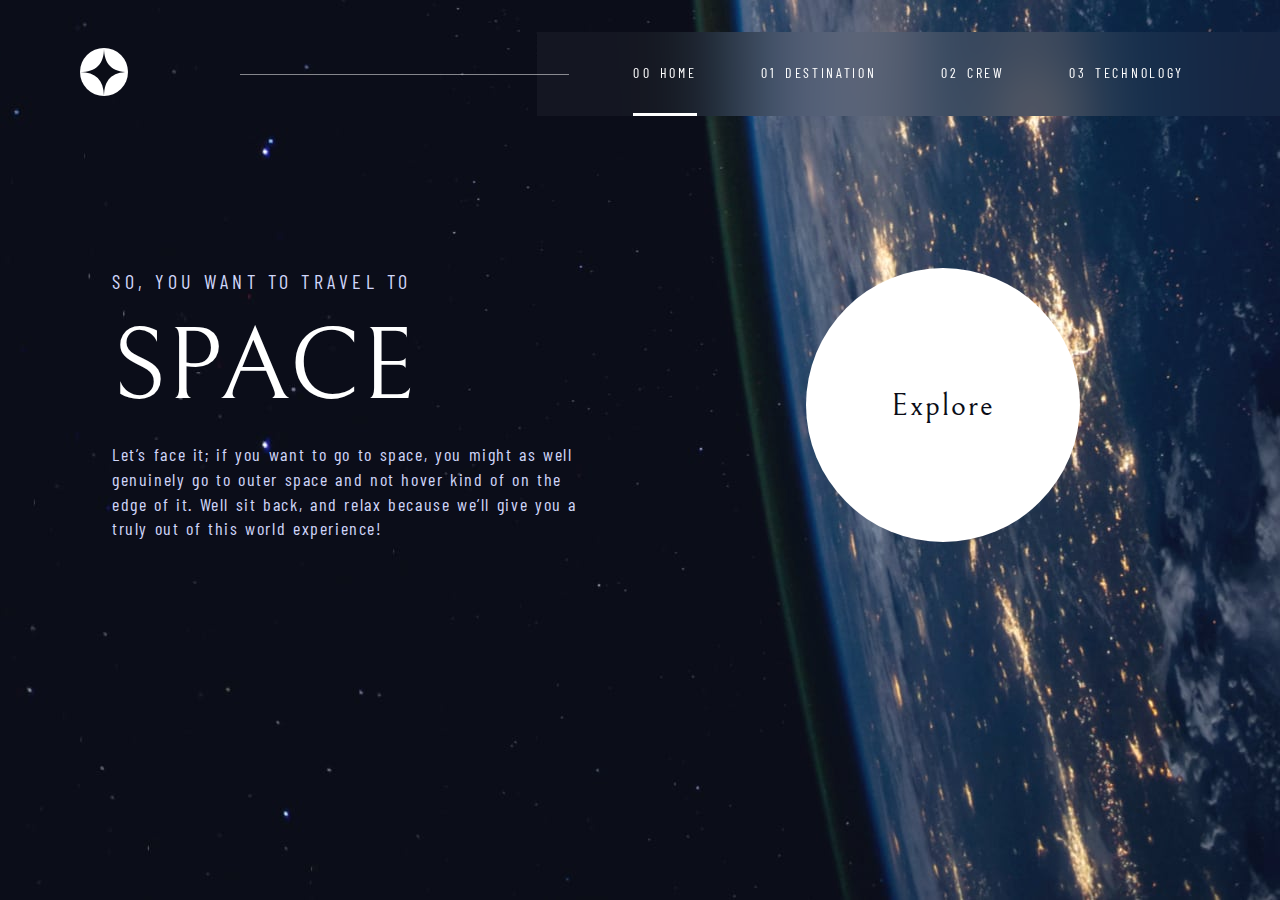
<file: index.html>
<!DOCTYPE html>
<html lang="en">
	<head>
		<meta charset="UTF-8" />
		<meta name="viewport" content="width=device-width, initial-scale=1.0" />

		<link
			rel="icon"
			type="image/png"
			sizes="32x32"
			href="./assets/favicon-32x32.png"
		/>
		<link rel="stylesheet" href="./css files/main.css" />

		<title>Frontend Mentor | Space tourism website</title>
	</head>
	<body>
		<div class="container">
			<header>
				<a href="#index.html"
					><img src="./assets/shared/logo.svg" alt="logo"
				/></a>
				<div class="rectangle"></div>
				<img
					class="toggle-menu"
					src="./assets/shared/icon-hamburger.svg"
					alt=""
				/>
				<nav class="desktop-nav">
					<ul role="list">
						<li>
							<a id="home" href="./index.html"><span>00</span> Home</a>
						</li>
						<li>
							<a href="./html files/destination-moon.html"
								><span>01</span> Destination</a
							>
						</li>
						<li>
							<a href="./html files/crew-commander.html"
								><span>02</span> Crew</a
							>
						</li>
						<li>
							<a href="./html files/technology-vehicle.html"
								><span>03</span> Technology</a
							>
						</li>
					</ul>
				</nav>
				<nav class="sidebar">
					<ul role="list">
						<li>
							<a id="home-sidebar" href="./index.html"><span>00</span> Home</a>
						</li>
						<li>
							<a href="./html files/destination-moon.html"
								><span>01</span> Destination</a
							>
						</li>
						<li>
							<a href="./html files/crew-commander.html"
								><span>02</span> Crew</a
							>
						</li>
						<li>
							<a href="./html files/technology-vehicle.html"
								><span>03</span> Technology</a
							>
						</li>
					</ul>
				</nav>
			</header>

			<section class="explore">
				<div class="explore-container">
					<div class="explore-text">
						<h5>So, you want to travel to</h5>
						<h1>SPACE</h1>
						<p>
							Let’s face it; if you want to go to space, you might as well
							genuinely go to outer space and not hover kind of on the edge of
							it. Well sit back, and relax because we’ll give you a truly out of
							this world experience!
						</p>
					</div>
					<div class="explore-oval">
						<a href="./html files/destination-moon.html">Explore</a>
					</div>
				</div>
			</section>
		</div>
		<script src="./js file/script.js"></script>
	</body>
</html>
</file>
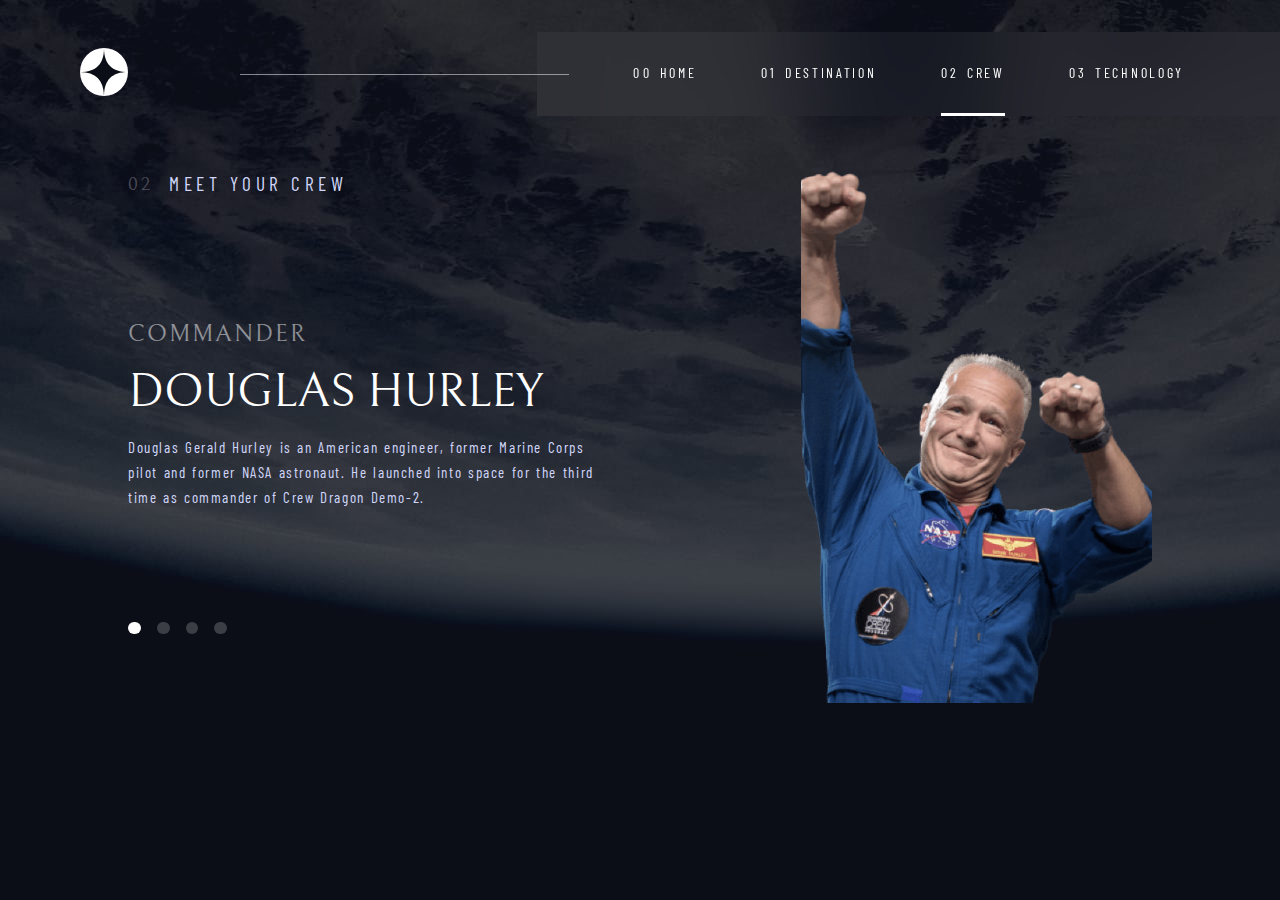
<file: html files/crew-commander.html>
<!DOCTYPE html>
<html lang="en">
	<head>
		<meta charset="UTF-8" />
		<meta name="viewport" content="width=device-width, initial-scale=1.0" />

		<link
			rel="icon"
			type="image/png"
			sizes="32x32"
			href="./assets/favicon-32x32.png"
		/>
		<link rel="stylesheet" href="../css files/main.css" />
		<link rel="stylesheet" href="../css files/crew.css" />

		<title>Frontend Mentor | Space tourism website</title>
	</head>
	<body>
		<div class="container">
			<header>
				<a href="../index.html"
					><img src="../assets/shared/logo.svg" alt="logo"
				/></a>
				<div class="rectangle"></div>
				<img
					class="toggle-menu"
					src="../assets/shared/icon-hamburger.svg"
					alt=""
				/>
				<nav class="desktop-nav">
					<ul role="list">
						<li>
							<a href="../index.html"><span>00</span> Home</a>
						</li>
						<li>
							<a href="destination-moon.html"><span>01</span> Destination</a>
						</li>
						<li>
							<a id="crew" href=".crew-commander.html"><span>02</span> Crew</a>
						</li>
						<li>
							<a href="technology-vehicle.html"><span>03</span> Technology</a>
						</li>
					</ul>
				</nav>
				<nav class="sidebar">
					<ul role="list">
						<li>
							<a href="../index.html"><span>00</span> Home</a>
						</li>
						<li>
							<a href="destination-moon.html"><span>01</span> Destination</a>
						</li>
						<li>
							<a id="crew-sidebar" href="crew-commander.html"
								><span>02</span> Crew</a
							>
						</li>
						<li>
							<a href="technology-vehicle.html"><span>03</span> Technology</a>
						</li>
					</ul>
				</nav>
			</header>

			<section class="crew">
				<div class="meet-your-crew">
					<span>02</span>
					<h5>MEET YOUR CREW</h5>
				</div>

				<div class="crew-info-container">
					<div class="image-container">
						<img src="../assets/crew/image-douglas-hurley.png" alt="" />
					</div>

					<div class="crew-about">
						<div class="crew-nav">
							<a id="douglas" href="crew-commander.html"></a>
							<a href="crew-specialist.html"></a>
							<a href="crew-pilot.html"></a>
							<a href="crew-engineer.html"></a>
						</div>
						<div class="crew-text">
							<span class="sub-header-one">COMMANDER</span>
							<h4>DOUGLAS HURLEY</h4>
							<p>
								Douglas Gerald Hurley is an American engineer, former Marine
								Corps pilot and former NASA astronaut. He launched into space
								for the third time as commander of Crew Dragon Demo-2.
							</p>
						</div>
					</div>
				</div>
			</section>
		</div>
		<script src="../js file/script.js"></script>
	</body>
</html>
</file>
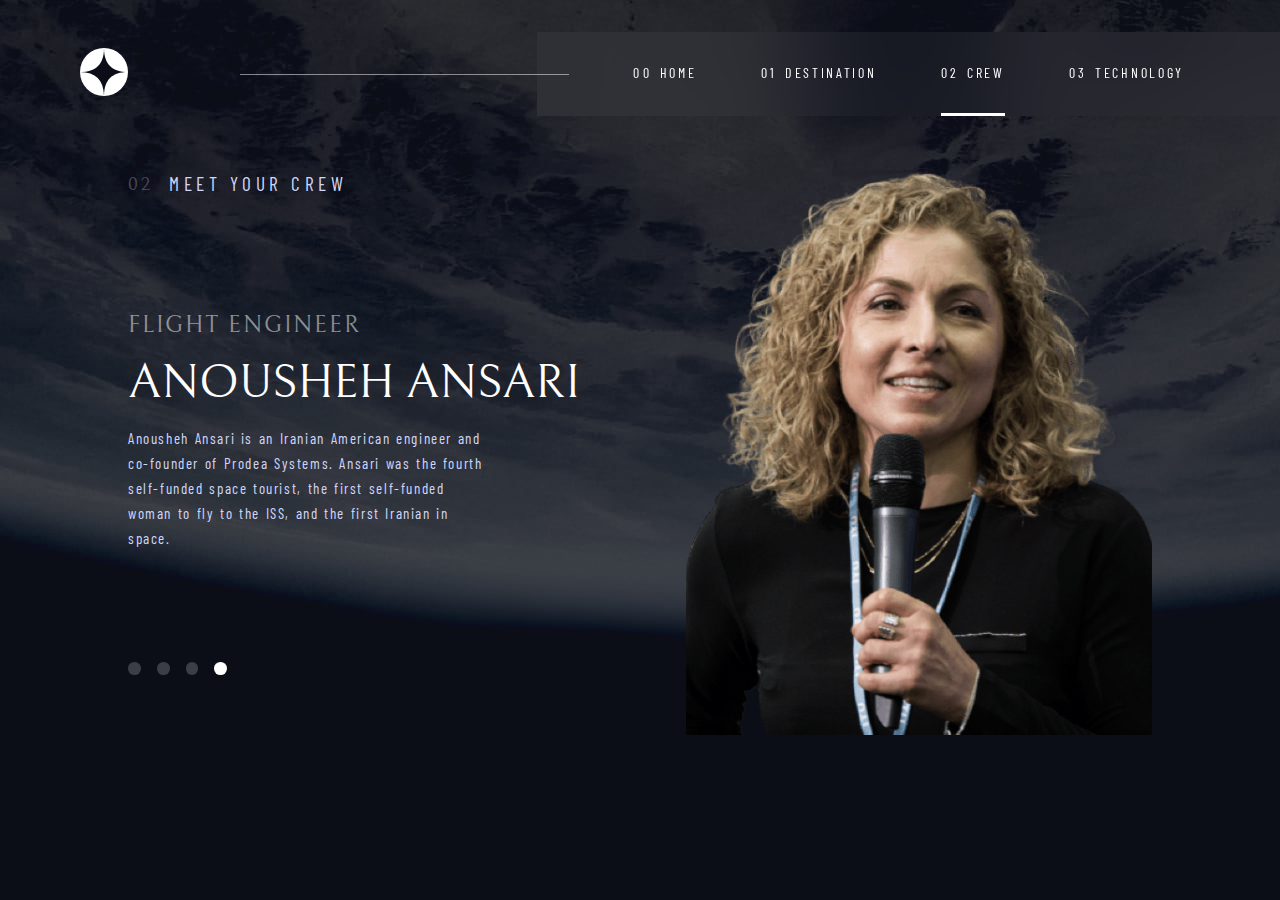
<file: html files/crew-engineer.html>
<!DOCTYPE html>
<html lang="en">
	<head>
		<meta charset="UTF-8" />
		<meta name="viewport" content="width=device-width, initial-scale=1.0" />

		<link
			rel="icon"
			type="image/png"
			sizes="32x32"
			href="./assets/favicon-32x32.png"
		/>
		<link rel="stylesheet" href="../css files/main.css" />
		<link rel="stylesheet" href="../css files/crew.css" />

		<title>Frontend Mentor | Space tourism website</title>
	</head>
	<body>
		<div class="container">
			<header>
				<a href="../index.html"
					><img src="../assets/shared/logo.svg" alt="logo"
				/></a>
				<div class="rectangle"></div>
				<img
					class="toggle-menu"
					src="../assets/shared/icon-hamburger.svg"
					alt=""
				/>
				<nav class="desktop-nav">
					<ul role="list">
						<li>
							<a href="../index.html"><span>00</span> Home</a>
						</li>
						<li>
							<a href="destination-moon.html"><span>01</span> Destination</a>
						</li>
						<li>
							<a id="crew" href=".crew-commander.html"><span>02</span> Crew</a>
						</li>
						<li>
							<a href="technology-vehicle.html"><span>03</span> Technology</a>
						</li>
					</ul>
				</nav>
				<nav class="sidebar">
					<ul role="list">
						<li>
							<a href="../index.html"><span>00</span> Home</a>
						</li>
						<li>
							<a href="destination-moon.html"><span>01</span> Destination</a>
						</li>
						<li>
							<a id="crew-sidebar" href="crew-commander.html"
								><span>02</span> Crew</a
							>
						</li>
						<li>
							<a href="technology-vehicle.html"><span>03</span> Technology</a>
						</li>
					</ul>
				</nav>
			</header>

			<section class="crew">
				<div class="meet-your-crew">
					<span>02</span>
					<h5>MEET YOUR CREW</h5>
				</div>

				<div class="crew-info-container">
					<div class="image-container other">
						<img src="../assets/crew/image-anousheh-ansari.png" alt="" />
					</div>

					<div class="crew-about">
						<div class="crew-nav">
							<a href="crew-commander.html"></a>
							<a href="crew-specialist.html"></a>
							<a href="crew-pilot.html"></a>
							<a id="anousheh" href="crew-engineer.html"></a>
						</div>
						<div class="crew-text">
							<span class="sub-header-one">FLIGHT ENGINEER</span>
							<h4>ANOUSHEH ANSARI</h4>
							<p>
								Anousheh Ansari is an Iranian American engineer and co-founder
								of Prodea Systems. Ansari was the fourth self-funded space
								tourist, the first self-funded woman to fly to the ISS, and the
								first Iranian in space.
							</p>
						</div>
					</div>
				</div>
			</section>
		</div>
		<script src="../js file/script.js"></script>
	</body>
</html>
</file>
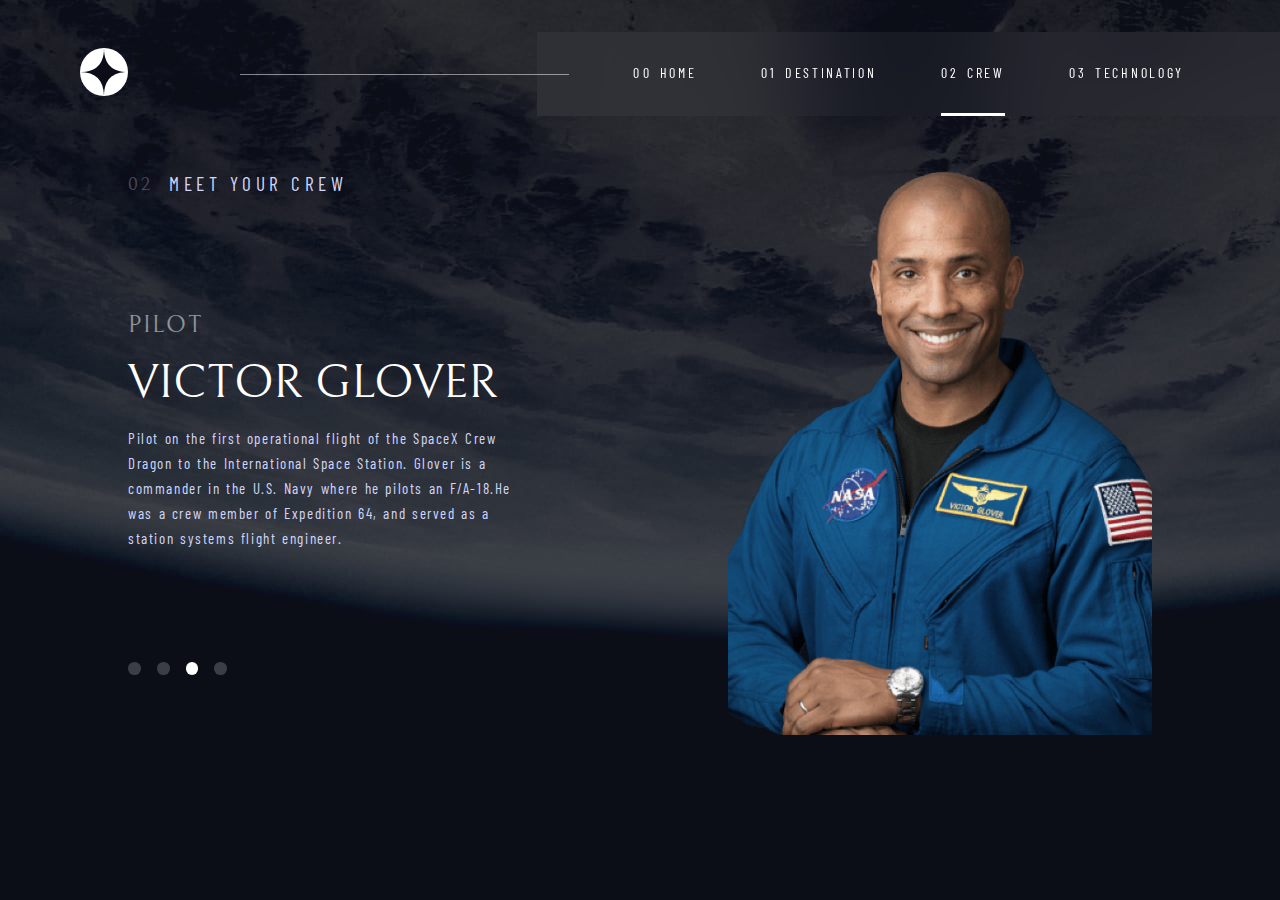
<file: html files/crew-pilot.html>
<!DOCTYPE html>
<html lang="en">
	<head>
		<meta charset="UTF-8" />
		<meta name="viewport" content="width=device-width, initial-scale=1.0" />

		<link
			rel="icon"
			type="image/png"
			sizes="32x32"
			href="./assets/favicon-32x32.png"
		/>
		<link rel="stylesheet" href="../css files/main.css" />
		<link rel="stylesheet" href="../css files/crew.css" />

		<title>Frontend Mentor | Space tourism website</title>
	</head>
	<body>
		<div class="container">
			<header>
				<a href="../index.html"
					><img src="../assets/shared/logo.svg" alt="logo"
				/></a>
				<div class="rectangle"></div>
				<img
					class="toggle-menu"
					src="../assets/shared/icon-hamburger.svg"
					alt=""
				/>
				<nav class="desktop-nav">
					<ul role="list">
						<li>
							<a href="../index.html"><span>00</span> Home</a>
						</li>
						<li>
							<a href="destination-moon.html"><span>01</span> Destination</a>
						</li>
						<li>
							<a id="crew" href=".crew-commander.html"><span>02</span> Crew</a>
						</li>
						<li>
							<a href="technology-vehicle.html"><span>03</span> Technology</a>
						</li>
					</ul>
				</nav>
				<nav class="sidebar">
					<ul role="list">
						<li>
							<a href="../index.html"><span>00</span> Home</a>
						</li>
						<li>
							<a href="destination-moon.html"><span>01</span> Destination</a>
						</li>
						<li>
							<a id="crew-sidebar" href="crew-commander.html"
								><span>02</span> Crew</a
							>
						</li>
						<li>
							<a href="technology-vehicle.html"><span>03</span> Technology</a>
						</li>
					</ul>
				</nav>
			</header>

			<section class="crew">
				<div class="meet-your-crew">
					<span>02</span>
					<h5>MEET YOUR CREW</h5>
				</div>

				<div class="crew-info-container">
					<div class="image-container other">
						<img src="../assets/crew/image-victor-glover.png" alt="" />
					</div>

					<div class="crew-about">
						<div class="crew-nav">
							<a href="crew-commander.html"></a>
							<a href="crew-specialist.html"></a>
							<a id="victor" href="crew-pilot.html"></a>
							<a href="crew-engineer.html"></a>
						</div>
						<div class="crew-text">
							<span class="sub-header-one"> PILOT </span>
							<h4>VICTOR GLOVER</h4>
							<p>
								Pilot on the first operational flight of the SpaceX Crew Dragon
								to the International Space Station. Glover is a commander in the
								U.S. Navy where he pilots an F/A-18.He was a crew member of
								Expedition 64, and served as a station systems flight engineer.
							</p>
						</div>
					</div>
				</div>
			</section>
		</div>
		<script src="../js file/script.js"></script>
	</body>
</html>
</file>
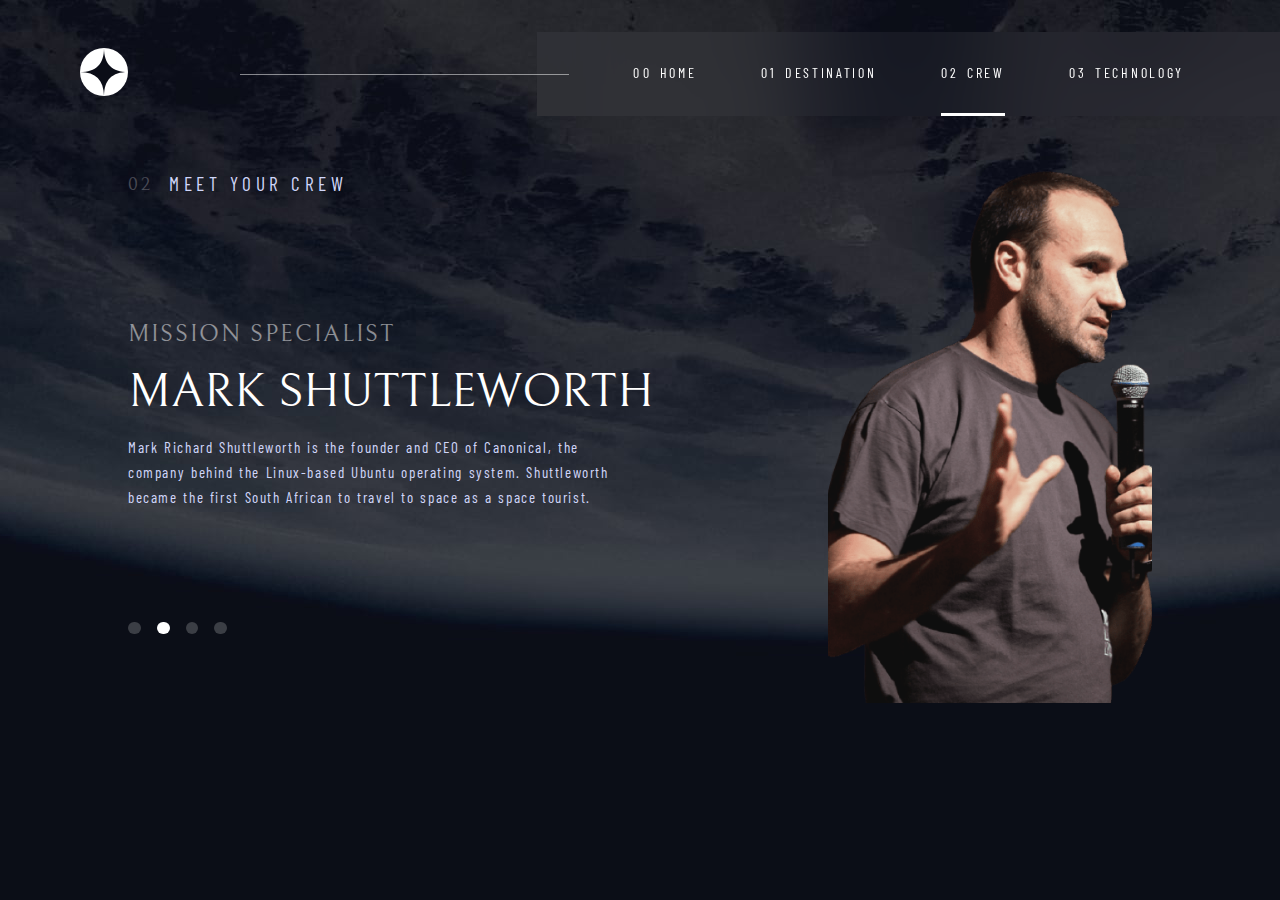
<file: html files/crew-specialist.html>
<!DOCTYPE html>
<html lang="en">
	<head>
		<meta charset="UTF-8" />
		<meta name="viewport" content="width=device-width, initial-scale=1.0" />

		<link
			rel="icon"
			type="image/png"
			sizes="32x32"
			href="./assets/favicon-32x32.png"
		/>
		<link rel="stylesheet" href="../css files/main.css" />
		<link rel="stylesheet" href="../css files/crew.css" />

		<title>Frontend Mentor | Space tourism website</title>
	</head>
	<body>
		<div class="container">
			<header>
				<a href="../index.html"
					><img src="../assets/shared/logo.svg" alt="logo"
				/></a>
				<div class="rectangle"></div>
				<img
					class="toggle-menu"
					src="../assets/shared/icon-hamburger.svg"
					alt=""
				/>
				<nav class="desktop-nav">
					<ul role="list">
						<li>
							<a href="../index.html"><span>00</span> Home</a>
						</li>
						<li>
							<a href="destination-moon.html"><span>01</span> Destination</a>
						</li>
						<li>
							<a id="crew" href=".crew-commander.html"><span>02</span> Crew</a>
						</li>
						<li>
							<a href="technology-vehicle.html"><span>03</span> Technology</a>
						</li>
					</ul>
				</nav>
				<nav class="sidebar">
					<ul role="list">
						<li>
							<a href="../index.html"><span>00</span> Home</a>
						</li>
						<li>
							<a href="destination-moon.html"><span>01</span> Destination</a>
						</li>
						<li>
							<a id="crew-sidebar" href="crew-commander.html"
								><span>02</span> Crew</a
							>
						</li>
						<li>
							<a href="technology-vehicle.html"><span>03</span> Technology</a>
						</li>
					</ul>
				</nav>
			</header>

			<section class="crew">
				<div class="meet-your-crew">
					<span>02</span>
					<h5>MEET YOUR CREW</h5>
				</div>

				<div class="crew-info-container">
					<div class="image-container">
						<img src="../assets/crew/image-mark-shuttleworth.png" alt="" />
					</div>

					<div class="crew-about">
						<div class="crew-nav">
							<a href="crew-commander.html"></a>
							<a id="mark" href="crew-specialist.html"></a>
							<a href="crew-pilot.html"></a>
							<a href="crew-engineer.html"></a>
						</div>
						<div class="crew-text">
							<span class="sub-header-one"> MISSION SPECIALIST </span>
							<h4>MARK SHUTTLEWORTH</h4>
							<p>
								Mark Richard Shuttleworth is the founder and CEO of Canonical,
								the company behind the Linux-based Ubuntu operating system.
								Shuttleworth became the first South African to travel to space
								as a space tourist.
							</p>
						</div>
					</div>
				</div>
			</section>
		</div>
		<script src="../js file/script.js"></script>
	</body>
</html>
</file>
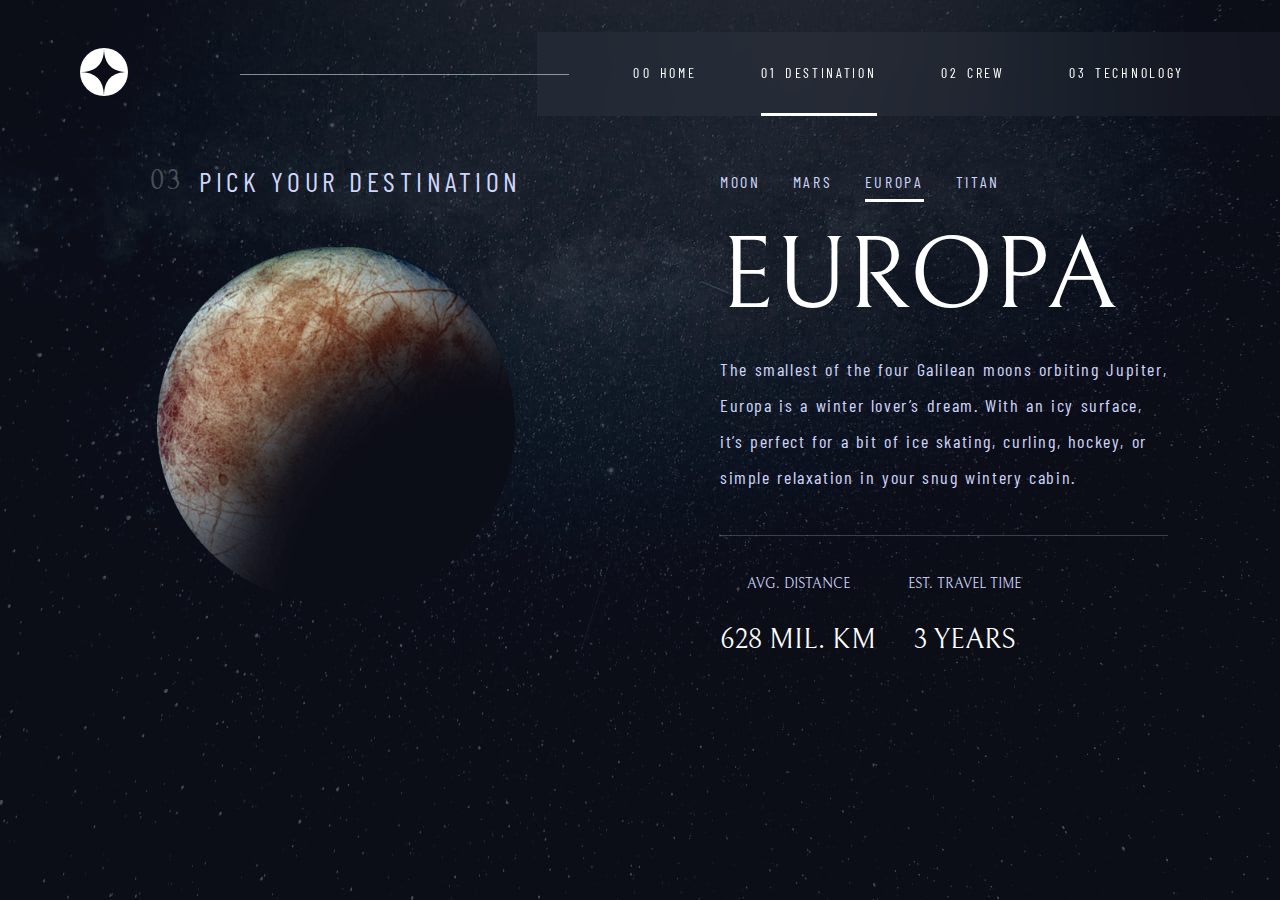
<file: html files/destination-europa.html>
<!DOCTYPE html>
<html lang="en">
	<head>
		<meta charset="UTF-8" />
		<meta name="viewport" content="width=device-width, initial-scale=1.0" />

		<link
			rel="icon"
			type="image/png"
			sizes="32x32"
			href="./assets/favicon-32x32.png"
		/>
		<link rel="stylesheet" href="../css files/main.css" />
		<link rel="stylesheet" href="../css files/destination.css" />

		<title>Frontend Mentor | Space tourism website</title>
	</head>
	<body>
		<div class="container">
			<header>
				<a href="../index.html"
					><img src="../assets/shared/logo.svg" alt="logo"
				/></a>
				<div class="rectangle"></div>
				<img
					class="toggle-menu"
					src="../assets/shared/icon-hamburger.svg"
					alt=""
				/>
				<nav class="desktop-nav">
					<ul role="list">
						<li>
							<a href="../index.html"><span>00</span> Home</a>
						</li>
						<li>
							<a id="destination" href="destination-moon.html"
								><span>01</span> Destination</a
							>
						</li>
						<li>
							<a href="crew-commander.html"><span>02</span> Crew</a>
						</li>
						<li>
							<a href="technology-vehicle.html"><span>03</span> Technology</a>
						</li>
					</ul>
				</nav>
				<nav class="sidebar">
					<ul role="list">
						<li>
							<a href="../index.html"><span>00</span> Home</a>
						</li>
						<li>
							<a id="destination-sidebar" href="destination-moon.html"
								><span>01</span> Destination</a
							>
						</li>
						<li>
							<a href="crew-commander.html"><span>02</span> Crew</a>
						</li>
						<li>
							<a href="technology-vehicle.html"><span>03</span> Technology</a>
						</li>
					</ul>
				</nav>
			</header>

			<section class="destination">
				<div class="destination-container">
					<div class="column-one">
						<div class="pick-your-destination">
							<span>03</span>
							<h5>PICK YOUR DESTINATION</h5>
						</div>
						<div class="image-container">
							<img src="../assets/destination/image-europa.png" alt="" />
						</div>
					</div>

					<div class="column-two">
						<nav class="mini-nav">
							<ul role="list">
								<li><a href="destination-moon.html">moon</a></li>
								<li><a href="destination-mars.html">mars</a></li>
								<li>
									<a id="europa" href="destination-europa.html">europa</a>
								</li>
								<li>
									<a href="destination-titan.html">titan</a>
								</li>
							</ul>
						</nav>
						<div class="planet-text-container">
							<h1>EUROPA</h1>
							<p>
								The smallest of the four Galilean moons orbiting Jupiter, Europa
								is a winter lover’s dream. With an icy surface, it’s perfect for
								a bit of ice skating, curling, hockey, or simple relaxation in
								your snug wintery cabin.
							</p>
						</div>
						<div class="rectangle"></div>
						<div class="distance-time">
							<div>
								<span class="sub-header-two">AVG. DISTANCE</span>
								<span class="sub-header-one">628 MIL. KM</span>
							</div>
							<div>
								<span class="sub-header-two">EST. TRAVEL TIME</span>
								<span class="sub-header-one">3 YEARS</span>
							</div>
						</div>
					</div>
				</div>
			</section>
		</div>
		<script src="../js file/script.js"></script>
	</body>
</html>
</file>
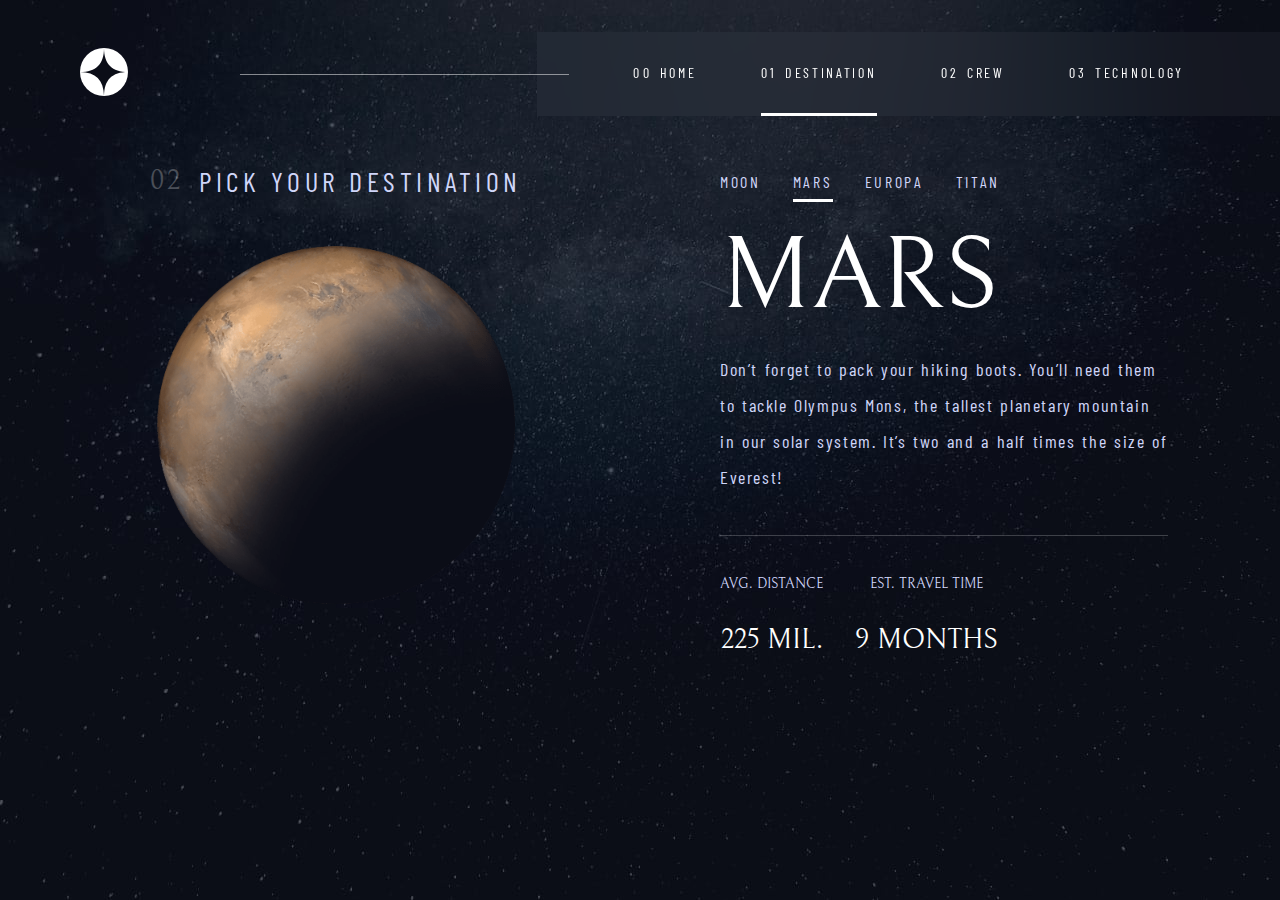
<file: html files/destination-mars.html>
<!DOCTYPE html>
<html lang="en">
	<head>
		<meta charset="UTF-8" />
		<meta name="viewport" content="width=device-width, initial-scale=1.0" />

		<link
			rel="icon"
			type="image/png"
			sizes="32x32"
			href="./assets/favicon-32x32.png"
		/>
		<link rel="stylesheet" href="../css files/main.css" />
		<link rel="stylesheet" href="../css files/destination.css" />

		<title>Frontend Mentor | Space tourism website</title>
	</head>
	<body>
		<div class="container">
			<header>
				<a href="../index.html"
					><img src="../assets/shared/logo.svg" alt="logo"
				/></a>
				<div class="rectangle"></div>
				<img
					class="toggle-menu"
					src="../assets/shared/icon-hamburger.svg"
					alt=""
				/>
				<nav class="desktop-nav">
					<ul role="list">
						<li>
							<a href="../index.html"><span>00</span> Home</a>
						</li>
						<li>
							<a id="destination" href="destination-moon.html"
								><span>01</span> Destination</a
							>
						</li>
						<li>
							<a href="crew-commander.html"><span>02</span> Crew</a>
						</li>
						<li>
							<a href="technology-vehicle.html"><span>03</span> Technology</a>
						</li>
					</ul>
				</nav>
				<nav class="sidebar">
					<ul role="list">
						<li>
							<a href="../index.html"><span>00</span> Home</a>
						</li>
						<li>
							<a id="destination-sidebar" href="destination-moon.html"
								><span>01</span> Destination</a
							>
						</li>
						<li>
							<a href="crew-commander.html"><span>02</span> Crew</a>
						</li>
						<li>
							<a href="technology-vehicle.html"><span>03</span> Technology</a>
						</li>
					</ul>
				</nav>
			</header>

			<section class="destination">
				<div class="destination-container">
					<div class="column-one">
						<div class="pick-your-destination">
							<span>02</span>
							<h5>PICK YOUR DESTINATION</h5>
						</div>
						<div class="image-container">
							<img src="../assets/destination/image-mars.png" alt="" />
						</div>
					</div>

					<div class="column-two">
						<nav class="mini-nav">
							<ul role="list">
								<li><a href="destination-titan.html">moon</a></li>
								<li>
									<a id="mars" href="destination-mars.html">mars</a>
								</li>
								<li>
									<a href="destination-europa.html">europa</a>
								</li>
								<li>
									<a href="destination-titan.html">titan</a>
								</li>
							</ul>
						</nav>
						<div class="planet-text-container">
							<h1>MARS</h1>
							<p>
								Don’t forget to pack your hiking boots. You’ll need them to
								tackle Olympus Mons, the tallest planetary mountain in our solar
								system. It’s two and a half times the size of Everest!
							</p>
						</div>
						<div class="rectangle"></div>
						<div class="distance-time">
							<div>
								<span class="sub-header-two">AVG. DISTANCE</span>
								<span class="sub-header-one">225 MIL.</span>
							</div>
							<div>
								<span class="sub-header-two">EST. TRAVEL TIME</span>
								<span class="sub-header-one">9 MONTHS</span>
							</div>
						</div>
					</div>
				</div>
			</section>
		</div>
		<script src="../js file/script.js"></script>
	</body>
</html>
</file>
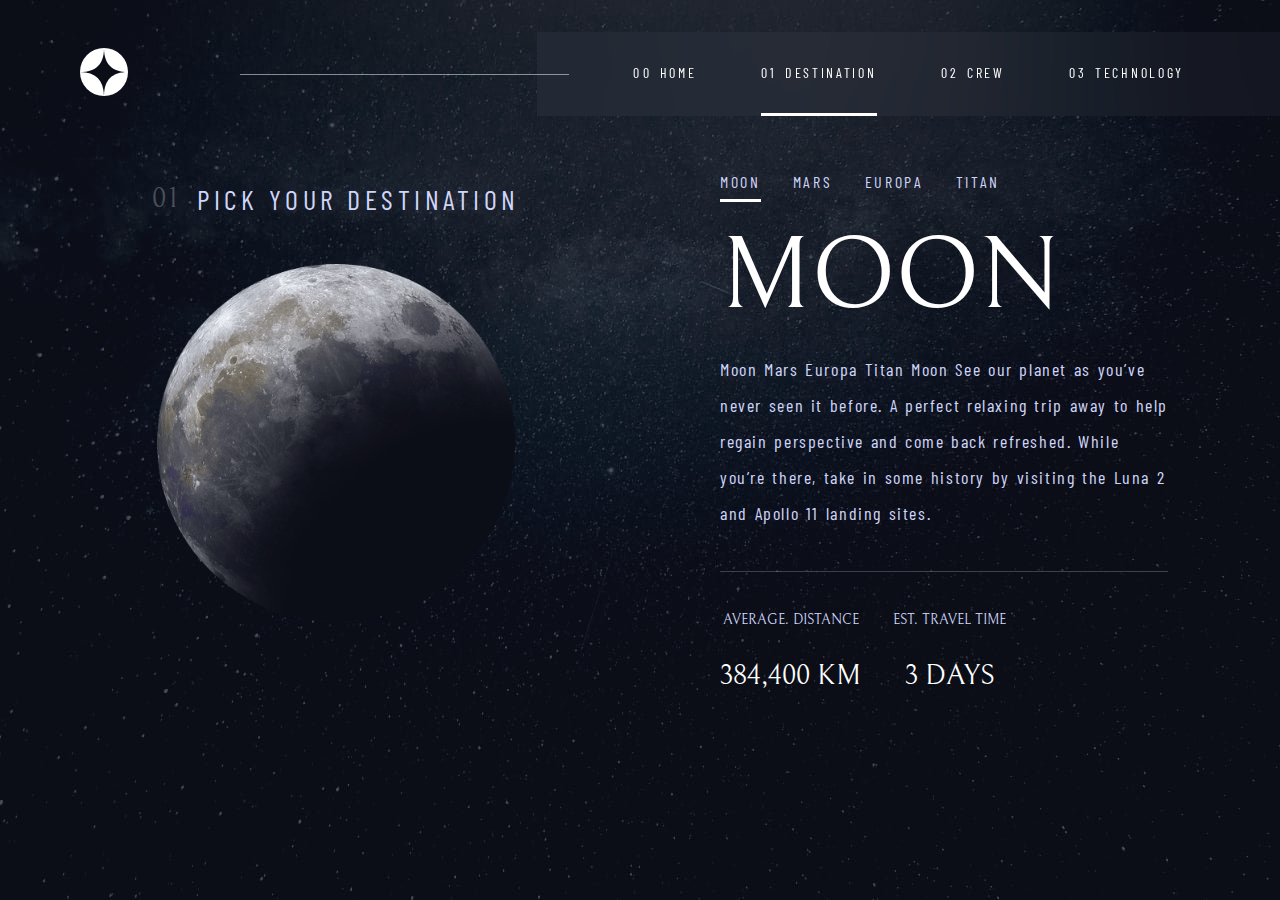
<file: html files/destination-moon.html>
<!DOCTYPE html>
<html lang="en">
	<head>
		<meta charset="UTF-8" />
		<meta name="viewport" content="width=device-width, initial-scale=1.0" />

		<link
			rel="icon"
			type="image/png"
			sizes="32x32"
			href="./assets/favicon-32x32.png"
		/>
		<link rel="stylesheet" href="../css files/main.css" />
		<link rel="stylesheet" href="../css files/destination.css" />

		<title>Frontend Mentor | Space tourism website</title>
	</head>
	<body>
		<div class="container">
			<header>
				<a href="../index.html"
					><img src="../assets/shared/logo.svg" alt="logo"
				/></a>
				<div class="rectangle"></div>
				<img
					class="toggle-menu"
					src="../assets/shared/icon-hamburger.svg"
					alt=""
				/>
				<nav class="desktop-nav">
					<ul role="list">
						<li>
							<a href="../index.html"><span>00</span> Home</a>
						</li>
						<li>
							<a id="destination" href="destination-moon.html"
								><span>01</span> Destination</a
							>
						</li>
						<li>
							<a href="crew-commander.html"><span>02</span> Crew</a>
						</li>
						<li>
							<a href="technology-vehicle.html"><span>03</span> Technology</a>
						</li>
					</ul>
				</nav>
				<nav class="sidebar">
					<ul role="list">
						<li>
							<a href="../index.html"><span>00</span> Home</a>
						</li>
						<li>
							<a id="destination-sidebar" href="destination-moon.html"
								><span>01</span> Destination</a
							>
						</li>
						<li>
							<a href="crew-commander.html"><span>02</span> Crew</a>
						</li>
						<li>
							<a href="technology-vehicle.html"><span>03</span> Technology</a>
						</li>
					</ul>
				</nav>
			</header>

			<section class="destination">
				<div class="destination-container">
					<div class="column-one">
						<div class="pick-your-destination">
							<span>01</span>
							<h5>PICK YOUR DESTINATION</h5>
						</div>
						<div class="image-container">
							<img src="../assets/destination/image-moon.png" alt="" />
						</div>
					</div>

					<div class="column-two">
						<nav class="mini-nav">
							<ul role="list">
								<li>
									<a id="moon" href="destination-moon.html">moon</a>
								</li>
								<li><a href="destination-mars.html">mars</a></li>
								<li>
									<a href="destination-europa.html">europa</a>
								</li>
								<li>
									<a href="destination-titan.html">titan</a>
								</li>
							</ul>
						</nav>
						<div class="planet-text-container">
							<h1>MOON</h1>
							<p>
								Moon Mars Europa Titan Moon See our planet as you’ve never seen
								it before. A perfect relaxing trip away to help regain
								perspective and come back refreshed. While you’re there, take in
								some history by visiting the Luna 2 and Apollo 11 landing sites.
							</p>
						</div>
						<div class="rectangle"></div>
						<div class="distance-time">
							<div>
								<span class="sub-header-two">AVERAGE. DISTANCE</span>
								<span class="sub-header-one">384,400 KM</span>
							</div>
							<div>
								<span class="sub-header-two">EST. TRAVEL TIME</span>
								<span class="sub-header-one">3 DAYS</span>
							</div>
						</div>
					</div>
				</div>
			</section>
		</div>
		<script src="../js file/script.js"></script>
	</body>
</html>
</file>
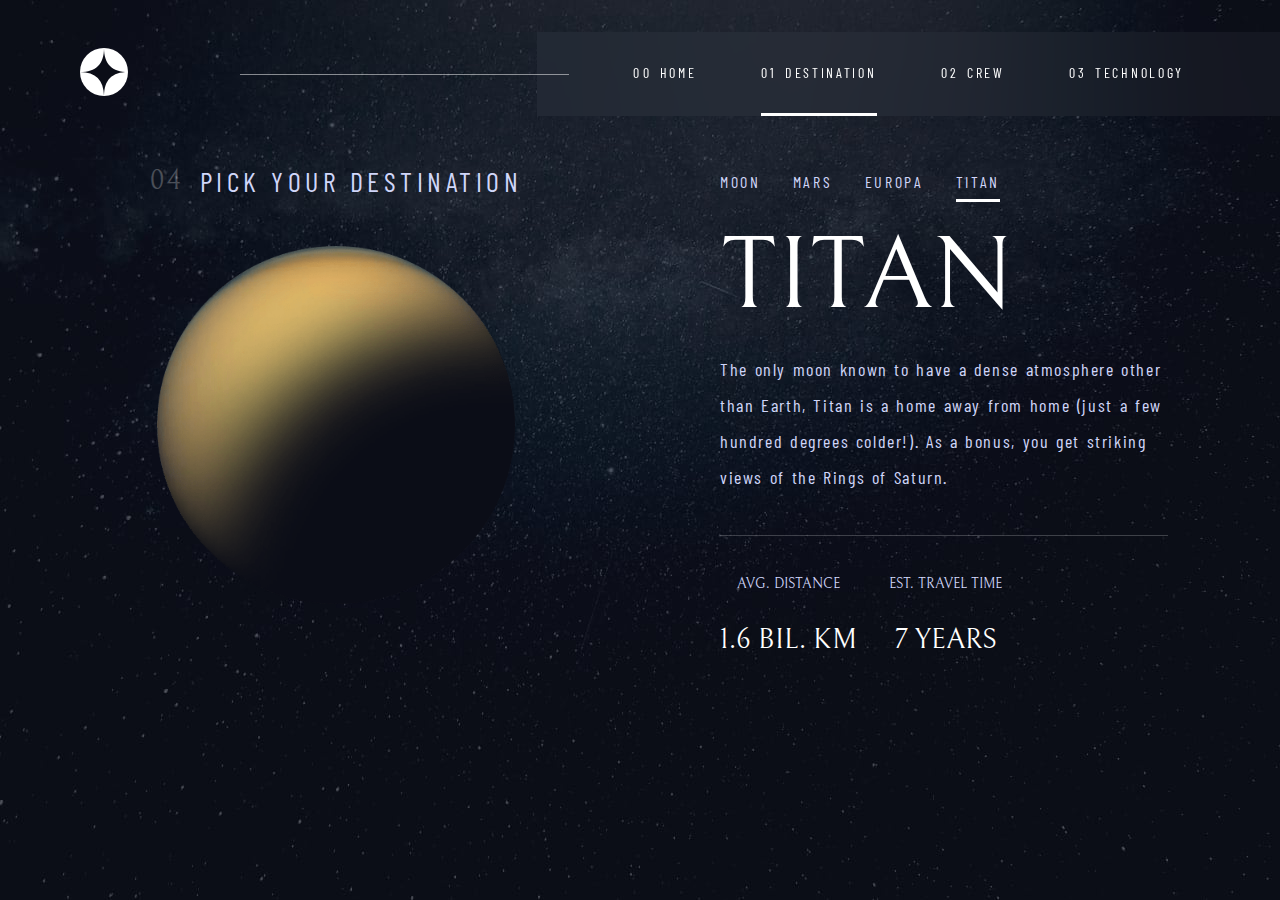
<file: html files/destination-titan.html>
<!DOCTYPE html>
<html lang="en">
	<head>
		<meta charset="UTF-8" />
		<meta name="viewport" content="width=device-width, initial-scale=1.0" />

		<link
			rel="icon"
			type="image/png"
			sizes="32x32"
			href="./assets/favicon-32x32.png"
		/>
		<link rel="stylesheet" href="../css files/main.css" />
		<link rel="stylesheet" href="../css files/destination.css" />

		<title>Frontend Mentor | Space tourism website</title>
	</head>
	<body>
		<div class="container">
			<header>
				<a href="../index.html"
					><img src="../assets/shared/logo.svg" alt="logo"
				/></a>
				<div class="rectangle"></div>
				<img
					class="toggle-menu"
					src="../assets/shared/icon-hamburger.svg"
					alt=""
				/>
				<nav class="desktop-nav">
					<ul role="list">
						<li>
							<a href="../index.html"><span>00</span> Home</a>
						</li>
						<li>
							<a id="destination" href="destination-moon.html"
								><span>01</span> Destination</a
							>
						</li>
						<li>
							<a href="crew-commander.html"><span>02</span> Crew</a>
						</li>
						<li>
							<a href="technology-vehicle.html"><span>03</span> Technology</a>
						</li>
					</ul>
				</nav>
				<nav class="sidebar">
					<ul role="list">
						<li>
							<a href="../index.html"><span>00</span> Home</a>
						</li>
						<li>
							<a id="destination-sidebar" href="destination-moon.html"
								><span>01</span> Destination</a
							>
						</li>
						<li>
							<a href="crew-commander.html"><span>02</span> Crew</a>
						</li>
						<li>
							<a href="technology-vehicle.html"><span>03</span> Technology</a>
						</li>
					</ul>
				</nav>
			</header>

			<section class="destination">
				<div class="destination-container">
					<div class="column-one">
						<div class="pick-your-destination">
							<span>04</span>
							<h5>PICK YOUR DESTINATION</h5>
						</div>
						<div class="image-container">
							<img src="../assets/destination/image-titan.png" alt="" />
						</div>
					</div>

					<div class="column-two">
						<nav class="mini-nav">
							<ul role="list">
								<li><a href="destination-moon.html">moon</a></li>
								<li><a href="destination-mars.html">mars</a></li>
								<li>
									<a href="destination-europa.html">europa</a>
								</li>
								<li>
									<a id="titan" href="destination-titan.html">titan</a>
								</li>
							</ul>
						</nav>
						<div class="planet-text-container">
							<h1>TITAN</h1>
							<p>
								The only moon known to have a dense atmosphere other than Earth,
								Titan is a home away from home (just a few hundred degrees
								colder!). As a bonus, you get striking views of the Rings of
								Saturn.
							</p>
						</div>
						<div class="rectangle"></div>
						<div class="distance-time">
							<div>
								<span class="sub-header-two">AVG. DISTANCE</span>
								<span class="sub-header-one">1.6 BIL. KM</span>
							</div>
							<div>
								<span class="sub-header-two">EST. TRAVEL TIME</span>
								<span class="sub-header-one">7 YEARS</span>
							</div>
						</div>
					</div>
				</div>
			</section>
		</div>
		<script src="../js file/script.js"></script>
	</body>
</html>
</file>
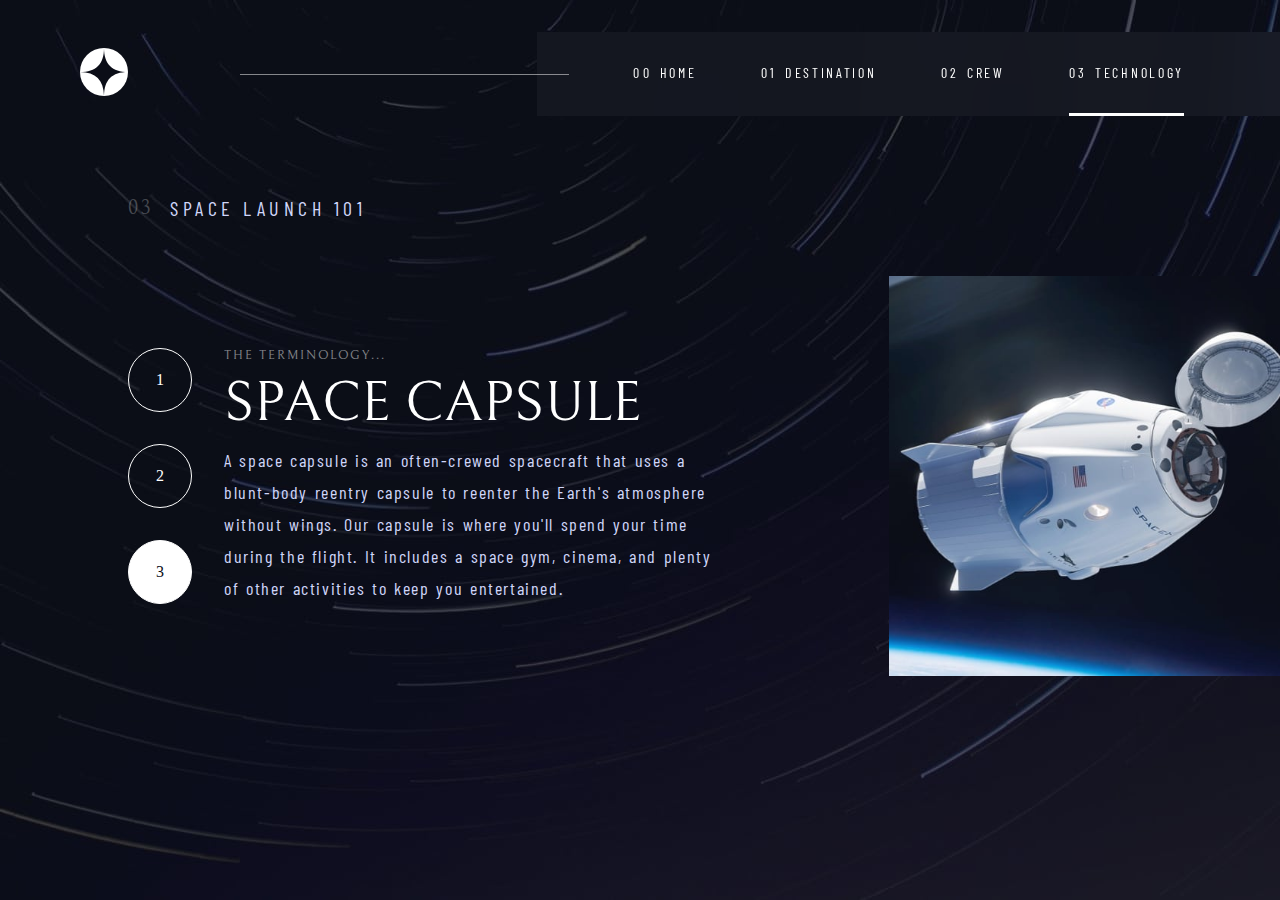
<file: html files/technology-capsule.html>
<!DOCTYPE html>
<html lang="en">
	<head>
		<meta charset="UTF-8" />
		<meta name="viewport" content="width=device-width, initial-scale=1.0" />

		<link
			rel="icon"
			type="image/png"
			sizes="32x32"
			href="./assets/favicon-32x32.png"
		/>
		<link rel="stylesheet" href="../css files/main.css" />
		<link rel="stylesheet" href="../css files/technology.css" />

		<title>Frontend Mentor | Space tourism website</title>
	</head>
	<body>
		<div class="container">
			<header>
				<a href="../index.html"
					><img src="../assets/shared/logo.svg" alt="logo"
				/></a>
				<div class="rectangle"></div>
				<img
					class="toggle-menu"
					src="../assets/shared/icon-hamburger.svg"
					alt=""
				/>
				<nav class="desktop-nav">
					<ul role="list">
						<li>
							<a href="../index.html"><span>00</span> Home</a>
						</li>
						<li>
							<a href="destination-moon.html"><span>01</span> Destination</a>
						</li>
						<li>
							<a href="crew-commander.html"><span>02</span> Crew</a>
						</li>
						<li>
							<a id="technology" href="technology-vehicle.html"
								><span>03</span> Technology</a
							>
						</li>
					</ul>
				</nav>
				<nav class="sidebar">
					<ul role="list">
						<li>
							<a href="../index.html"><span>00</span> Home</a>
						</li>
						<li>
							<a href="destination-moon.html"><span>01</span> Destination</a>
						</li>
						<li>
							<a href="crew-commander.html"><span>02</span> Crew</a>
						</li>
						<li>
							<a id="technology-sidebar" href="technology-vehicle.html"
								><span>03</span> Technology</a
							>
						</li>
					</ul>
				</nav>
			</header>

			<section class="launch">
				<div class="space-launch-101">
					<span>03</span>
					<h5>SPACE LAUNCH 101</h5>
				</div>

				<div class="launch-info-container">
					<div class="image-container space-capsule">
						<img
							src="../assets/technology/image-space-capsule-landscape.jpg"
							alt=""
						/>
					</div>

					<div class="launch-about">
						<div class="launch-nav">
							<a href="technology-vehicle.html">1</a>
							<a href="technology-spaceport.html">2</a>
							<a id="space-capsule" href="technology-capsule.html">3</a>
						</div>
						<div class="launch-text">
							<span class="sub-header-one">THE TERMINOLOGY...</span>
							<h4>SPACE CAPSULE</h4>
							<p>
								A space capsule is an often-crewed spacecraft that uses a
								blunt-body reentry capsule to reenter the Earth's atmosphere
								without wings. Our capsule is where you'll spend your time
								during the flight. It includes a space gym, cinema, and plenty
								of other activities to keep you entertained.
							</p>
						</div>
					</div>
				</div>
			</section>
		</div>
		<script src="../js file/script.js"></script>
	</body>
</html>
</file>
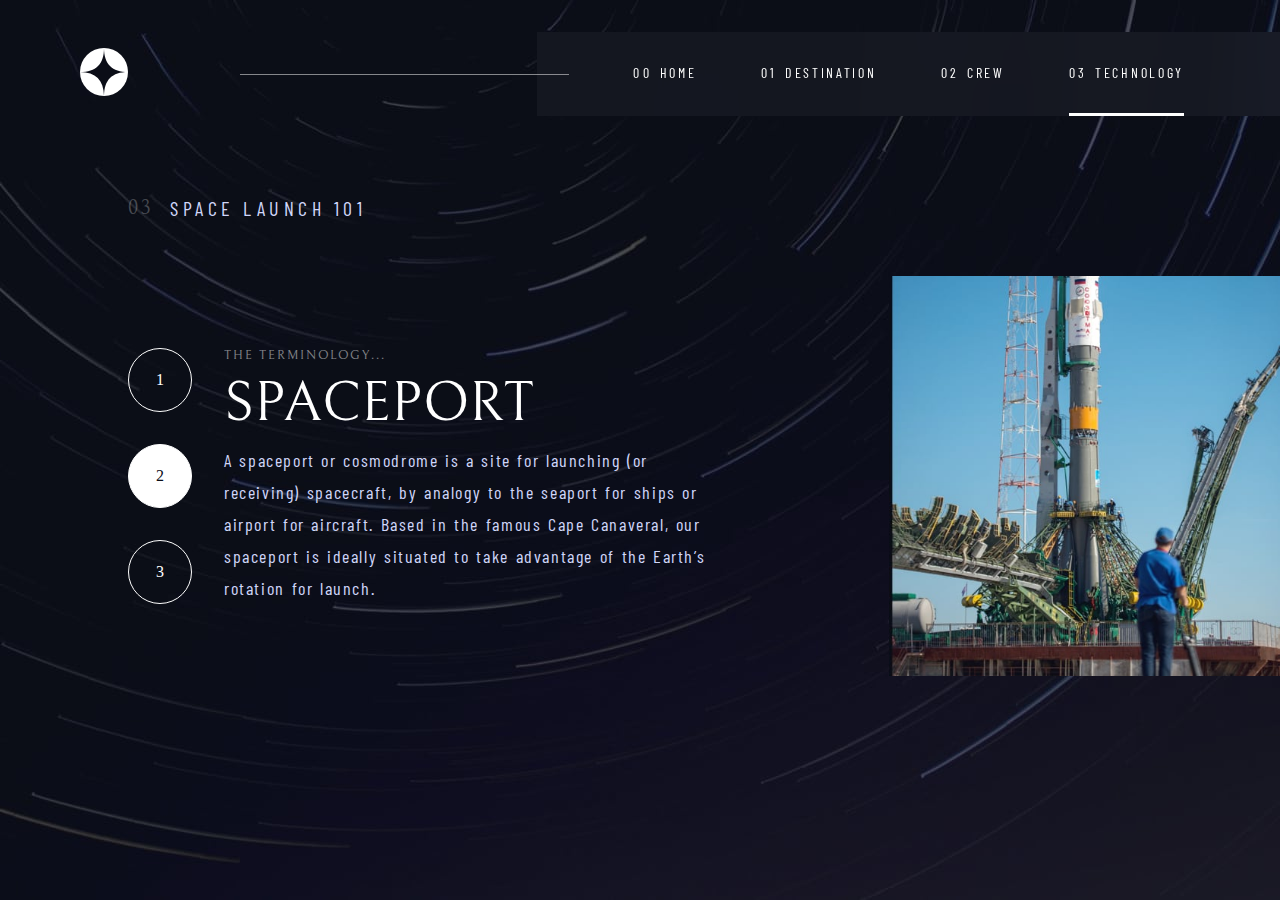
<file: html files/technology-spaceport.html>
<!DOCTYPE html>
<html lang="en">
	<head>
		<meta charset="UTF-8" />
		<meta name="viewport" content="width=device-width, initial-scale=1.0" />

		<link
			rel="icon"
			type="image/png"
			sizes="32x32"
			href="./assets/favicon-32x32.png"
		/>
		<link rel="stylesheet" href="../css files/main.css" />
		<link rel="stylesheet" href="../css files/technology.css" />

		<title>Frontend Mentor | Space tourism website</title>
	</head>
	<body>
		<div class="container">
			<header>
				<a href="../index.html"
					><img src="../assets/shared/logo.svg" alt="logo"
				/></a>
				<div class="rectangle"></div>
				<img
					class="toggle-menu"
					src="../assets/shared/icon-hamburger.svg"
					alt=""
				/>
				<nav class="desktop-nav">
					<ul role="list">
						<li>
							<a href="../index.html"><span>00</span> Home</a>
						</li>
						<li>
							<a href="destination-moon.html"><span>01</span> Destination</a>
						</li>
						<li>
							<a href="crew-commander.html"><span>02</span> Crew</a>
						</li>
						<li>
							<a id="technology" href="technology-vehicle.html"
								><span>03</span> Technology</a
							>
						</li>
					</ul>
				</nav>
				<nav class="sidebar">
					<ul role="list">
						<li>
							<a href="../index.html"><span>00</span> Home</a>
						</li>
						<li>
							<a href="destination-moon.html"><span>01</span> Destination</a>
						</li>
						<li>
							<a href="crew-commander.html"><span>02</span> Crew</a>
						</li>
						<li>
							<a id="technology-sidebar" href="technology-vehicle.html"
								><span>03</span> Technology</a
							>
						</li>
					</ul>
				</nav>
			</header>

			<section class="launch">
				<div class="space-launch-101">
					<span>03</span>
					<h5>SPACE LAUNCH 101</h5>
				</div>

				<div class="launch-info-container">
					<div class="image-container space-port">
						<img
							src="../assets/technology/image-spaceport-landscape.jpg"
							alt=""
						/>
					</div>

					<div class="launch-about">
						<div class="launch-nav">
							<a href="technology-vehicle.html">1</a>
							<a id="space-port" href="technology-spaceport.html">2</a>
							<a href="technology-capsule.html">3</a>
						</div>
						<div class="launch-text">
							<span class="sub-header-one">THE TERMINOLOGY...</span>
							<h4>SPACEPORT</h4>
							<p>
								A spaceport or cosmodrome is a site for launching (or receiving)
								spacecraft, by analogy to the seaport for ships or airport for
								aircraft. Based in the famous Cape Canaveral, our spaceport is
								ideally situated to take advantage of the Earth’s rotation for
								launch.
							</p>
						</div>
					</div>
				</div>
			</section>
		</div>
		<script src="../js file/script.js"></script>
	</body>
</html>
</file>
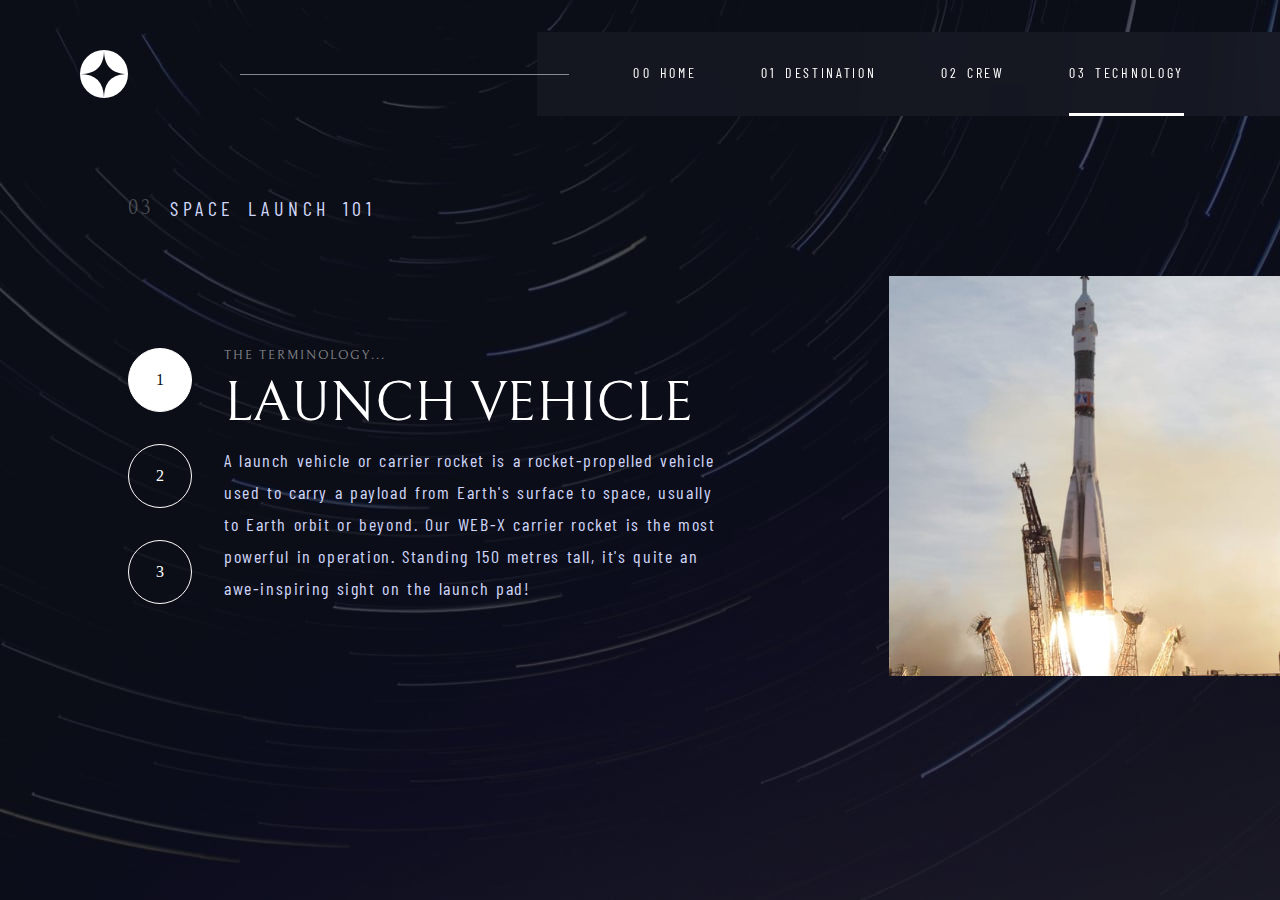
<file: html files/technology-vehicle.html>
<html lang="en">
	<head>
		<meta charset="UTF-8" />
		<meta name="viewport" content="width=device-width, initial-scale=1.0" />

		<link
			rel="icon"
			type="image/png"
			sizes="32x32"
			href="./assets/favicon-32x32.png"
		/>
		<link rel="stylesheet" href="../css files/main.css" />
		<link rel="stylesheet" href="../css files/technology.css" />

		<title>Frontend Mentor | Space tourism website</title>
	</head>
	<body>
		<div class="container">
			<header>
				<a href="../index.html"
					><img src="../assets/shared/logo.svg" alt="logo"
				/></a>
				<div class="rectangle"></div>
				<img
					class="toggle-menu"
					src="../assets/shared/icon-hamburger.svg"
					alt=""
				/>
				<nav class="desktop-nav">
					<ul role="list">
						<li>
							<a href="../index.html"><span>00</span> Home</a>
						</li>
						<li>
							<a href="destination-moon.html"><span>01</span> Destination</a>
						</li>
						<li>
							<a href="crew-commander.html"><span>02</span> Crew</a>
						</li>
						<li>
							<a id="technology" href="technology-vehicle.html"
								><span>03</span> Technology</a
							>
						</li>
					</ul>
				</nav>
				<nav class="sidebar">
					<ul role="list">
						<li>
							<a href="../index.html"><span>00</span> Home</a>
						</li>
						<li>
							<a href="destination-moon.html"><span>01</span> Destination</a>
						</li>
						<li>
							<a href="crew-commander.html"><span>02</span> Crew</a>
						</li>
						<li>
							<a id="technology-sidebar" href="technology-vehicle.html"
								><span>03</span> Technology</a
							>
						</li>
					</ul>
				</nav>
			</header>

			<section class="launch">
				<div class="space-launch-101">
					<span>03</span>
					<h5>SPACE LAUNCH 101</h5>
				</div>

				<div class="launch-info-container">
					<div class="image-container vehicle">
						<img
							src="../assets/technology/image-launch-vehicle-landscape.jpg"
							alt=""
						/>
					</div>

					<div class="launch-about">
						<div class="launch-nav">
							<a id="launch" href="technology-vehicle.html">1</a>
							<a href="technology-spaceport.html">2</a>
							<a href="technology-capsule.html">3</a>
						</div>
						<div class="launch-text">
							<span class="sub-header-one">THE TERMINOLOGY...</span>
							<h4>LAUNCH VEHICLE</h4>
							<p>
								A launch vehicle or carrier rocket is a rocket-propelled vehicle
								used to carry a payload from Earth's surface to space, usually
								to Earth orbit or beyond. Our WEB-X carrier rocket is the most
								powerful in operation. Standing 150 metres tall, it's quite an
								awe-inspiring sight on the launch pad!
							</p>
						</div>
					</div>
				</div>
			</section>
		</div>
		<script src="../js file/script.js"></script>
	</body>
</html>
</file>
<file: css files/main.css>
@font-face {
  font-family: "bellefair";
  src: url(../assets/fonts/Bellefair-Regular.ttf);
}
@font-face {
  font-family: "barlow";
  src: url(../assets/fonts/BarlowCondensed-Regular.ttf);
}
* {
  padding: 0;
  margin: 0;
  box-sizing: border-box;
  font-style: normal;
  transition: all 200ms ease-in-out;
}

h1,
h2,
h3,
h4 {
  color: #ffffff;
  font-family: bellefair;
  font-weight: 100;
  text-transform: uppercase;
}

h1 {
  font-size: clamp(5rem, 8vw, 9.375rem);
}

h2 {
  font-size: 6.25rem;
}

h3 {
  font-size: 3.5rem;
}

h4 {
  font-size: 2rem;
}

h5 {
  color: #ffffff;
  font-size: clamp(1rem, 4vw, 1.75rem);
  letter-spacing: 0.2815rem;
  word-spacing: 4.5;
  text-transform: uppercase;
  font-family: barlow;
  font-weight: 400;
  color: #d0d6f9;
}

p {
  color: #ffffff;
  line-height: 1.56rem;
  word-spacing: 0.07rem;
  letter-spacing: 0.1rem;
  font-weight: 400;
  color: #d0d6f9;
  font-size: clamp(0.9375rem, 2.1vw, 1.125rem);
  font-family: barlow;
}

#home,
#destination,
#crew,
#technology {
  border-bottom: 3px solid white;
}

#home-sidebar,
#destination-sidebar,
#crew-sidebar,
#technology-sidebar {
  border-right: 3px solid white;
}

body {
  padding: 0;
  margin: 0;
  background: url(../assets/home/background-home-mobile.jpg) no-repeat center center/cover;
  font-weight: 400;
}

.container {
  overflow-x: hidden;
  height: 100vh;
}

header {
  display: flex;
  align-items: center;
  justify-content: space-between;
  padding: 1.5rem;
  position: relative;
}
header .desktop-nav {
  display: none;
}
header .toggle-menu {
  z-index: 100;
}
header .toggle-menu-open {
  content: url(../assets/shared/icon-close.svg);
}
header .sidebar {
  background-color: rgba(255, 255, 255, 0.04);
  -webkit-backdrop-filter: blur(40.7742271423px);
          backdrop-filter: blur(40.7742271423px);
  display: flex;
  justify-content: center;
  font-family: barlow;
  display: block;
  position: absolute;
  top: 0;
  right: -70vw;
  height: 100vh;
  width: 70vw;
  z-index: 50;
}
header .sidebar ul {
  display: flex;
  flex-direction: column;
  gap: 1rem;
  list-style: none;
  padding: 10rem 0 0 2rem;
}
header .sidebar ul li {
  display: flex;
  align-items: center;
  color: #ffffff;
  border-bottom: 3px solid transparent;
}
header .sidebar ul li a {
  text-transform: uppercase;
  text-decoration: none;
  color: inherit;
  font-weight: 400;
  letter-spacing: 0.168rem;
  width: 100%;
  padding: 1rem 0;
}
header .sidebar ul li a:hover {
  border-right: 3px solid rgba(255, 255, 255, 0.5);
}
header .sidebar ul li a:active {
  border-right: 3px solid white;
}
header .sidebar ul li a span {
  font-weight: 500;
  letter-spacing: 0.2rem;
}
header .sidebar-toggle {
  right: 0vw;
  position: fixed;
}

.explore-container {
  display: flex;
  align-items: center;
  justify-content: space-between;
  justify-content: center;
  flex-wrap: wrap;
  padding: 2rem 0 0 0;
}
.explore-container .explore-text {
  display: flex;
  align-items: center;
  justify-content: center;
  flex-direction: column;
  gap: 1rem;
}
.explore-container .explore-text p {
  padding: 0 2rem;
  text-align: center;
}
.explore-container .explore-oval {
  display: grid;
  place-items: center;
  border-radius: 50%;
  width: clamp(20rem, 50vw, 28.125rem);
  height: clamp(20rem, 50vw, 28.125rem);
}
.explore-container .explore-oval a {
  width: clamp(9.375rem, 30vw, 17.125rem);
  height: clamp(9.375rem, 30vw, 17.125rem);
  background-color: #ffffff;
  border-radius: 50%;
  color: #0b0d17;
  font-family: Bellefair;
  font-size: clamp(1.2rem, 8vw, 2rem);
  font-weight: 400;
  letter-spacing: 0.125rem;
  text-decoration: none;
  display: grid;
  place-items: center;
}
.explore-container .explore-oval:hover {
  background-color: rgba(255, 255, 255, 0.1);
}
.explore-container .explore-oval:hover a {
  background-color: #ffffff;
}

@media screen and (min-width: 768px) {
  body {
    background: url(../assets/home/background-home-tablet.jpg) no-repeat center center/cover;
  }
  header {
    padding: 0;
  }
  header .sidebar {
    display: none;
  }
  header img {
    padding: 1rem 2rem;
  }
  header .toggle-menu {
    display: none;
  }
  header .desktop-nav {
    background-color: rgba(255, 255, 255, 0.04);
    -webkit-backdrop-filter: blur(40.7742271423px);
            backdrop-filter: blur(40.7742271423px);
    display: flex;
    justify-content: center;
    font-family: barlow;
    display: block;
  }
  header .desktop-nav ul {
    display: flex;
    align-items: center;
    list-style: none;
    padding: 0 2.5rem;
    gap: 2.5rem;
  }
  header .desktop-nav ul li {
    padding: 0;
    gap: 1rem;
  }
  header .desktop-nav ul li a {
    text-transform: uppercase;
    text-decoration: none;
    color: white;
    font-weight: 400;
    font-size: 0.875rem;
    letter-spacing: 0.168rem;
    padding: 2rem 0;
    border-bottom: 3px solid transparent;
    display: flex;
    align-items: center;
    gap: 0.5rem;
    color: #ffffff;
  }
  header .desktop-nav ul li a span {
    font-weight: 500;
    letter-spacing: 0.2rem;
    display: none;
  }
  header .desktop-nav ul li a:hover {
    border-bottom: 3px solid rgba(255, 255, 255, 0.5);
  }
  header .desktop-nav ul li a:active {
    border-bottom: 3px solid white;
  }
  .explore-container {
    padding: 4rem 0;
    gap: 8rem;
  }
  .explore-container .explore-text h5 {
    font-size: 1.25rem;
  }
  .explore-container .explore-text p {
    max-width: 480px;
  }
}
@media screen and (min-width: 1050px) {
  body {
    background: url(../assets/home/background-home-desktop.jpg) no-repeat center center/cover;
  }
  header {
    padding: 2rem 0;
  }
  header .sidebar {
    display: none;
  }
  header img {
    margin: 0 3rem;
  }
  header .rectangle {
    width: 29.5625rem;
    height: 0.0625rem;
    background-color: rgba(255, 255, 255, 0.5);
    position: relative;
    left: 2rem;
    z-index: 10;
  }
  header .desktop-nav ul {
    gap: 4rem;
    padding: 0 6rem;
  }
  header .desktop-nav ul li {
    gap: 0.5rem;
    color: #ffffff;
    padding: 0;
    gap: 1rem;
  }
  header .desktop-nav ul li a span {
    display: block;
  }
  .explore-container {
    justify-content: space-between;
    gap: 2rem;
    padding: 2rem 7rem;
  }
  .explore-container .explore-text {
    align-items: flex-start;
    flex-direction: column;
    gap: 1rem;
    text-align: left;
  }
  .explore-container .explore-text h5 {
    font-size: 1.25rem;
  }
  .explore-container .explore-text p {
    padding: 0;
    text-align: left;
  }
  .explore-container .explore-oval {
    margin: 0;
  }
}/*# sourceMappingURL=main.css.map */
</file>
<file: css files/crew.css>
#douglas,
#mark,
#victor,
#anousheh {
  background-color: #ffffff;
}

body {
  padding: 0;
  margin: 0;
  background: linear-gradient(rgba(0, 0, 0, 0.2), rgba(0, 0, 0, 0.2)), url(../assets/crew/background-crew-mobile.jpg) no-repeat center center/cover;
  font-weight: 400;
}

.meet-your-crew {
  display: flex;
  align-items: center;
  justify-content: center;
  gap: 1rem;
  color: white;
  margin: 2rem 0 0 0;
}
.meet-your-crew span {
  font-size: 1.27rem;
  font-family: bellefair;
  font-weight: 500;
  letter-spacing: 0.2rem;
  opacity: 0.25;
  font-size: clamp(1rem, 4vw, 1.75rem);
}

.crew-info-container {
  padding: 0 2rem;
  padding-bottom: 5rem;
  display: flex;
  flex-direction: column;
  align-items: center;
  justify-content: center;
}
.crew-info-container .image-container {
  margin: 3rem auto;
  width: 9.62rem;
  height: 13.875rem;
  position: relative;
  display: flex;
  align-items: center;
  justify-content: center;
}
.crew-info-container .image-container.other {
  width: 12rem;
  height: 14rem;
}
.crew-info-container .image-container::after {
  position: absolute;
  bottom: 0;
  content: "";
  height: 10px;
  width: 250px;
  padding: 0 3rem;
  border-bottom: 0.0625rem solid #383b4b;
}
.crew-info-container .image-container img {
  width: 100%;
  height: 100%;
  -o-object-fit: cover;
     object-fit: cover;
}
.crew-info-container .crew-about {
  display: flex;
  align-items: center;
  flex-direction: column;
  gap: 2rem;
}
.crew-info-container .crew-nav {
  display: flex;
  align-items: center;
  gap: 1rem;
}
.crew-info-container .crew-nav a {
  border-radius: 50%;
  width: 0.8rem;
  height: 0.8rem;
  background-color: rgba(255, 255, 255, 0.2);
}
.crew-info-container .crew-nav a:hover {
  background-color: rgba(255, 255, 255, 0.5);
}
.crew-info-container .crew-nav a:active {
  background-color: #ffffff;
}
.crew-info-container .crew-text {
  display: flex;
  flex-direction: column;
  gap: 1rem;
  text-align: center;
}
.crew-info-container .crew-text .sub-header-one {
  font-size: 1rem;
  color: #ffffff;
  letter-spacing: 2px;
  font-family: bellefair;
  font-weight: 400;
  opacity: 0.5;
}
.crew-info-container .crew-text p {
  text-align: center;
  font-size: 0.9375rem;
}

@media screen and (min-width: 768px) {
  body {
    background: url(../assets/crew/background-crew-tablet.jpg) no-repeat center center/cover;
  }
  .meet-your-crew {
    justify-content: flex-start;
    font-size: 1.2rem;
    margin: 2rem 2rem 5rem;
  }
  .meet-your-crew span,
  .meet-your-crew h5 {
    font-size: inherit;
  }
  .crew-info-container {
    height: auto;
    padding-bottom: 0;
  }
  .crew-info-container .image-container {
    order: 2;
    justify-self: flex-end;
    margin: 2.8rem auto 0;
    width: 23.05331rem;
    height: 33.25rem;
  }
  .crew-info-container .image-container.other {
    width: 29.05331rem;
    height: 35.25rem;
  }
  .crew-info-container .image-container::after {
    display: none;
  }
  .crew-about {
    padding: 0 7rem;
  }
  .crew-about .crew-nav {
    order: 3;
  }
}
@media screen and (min-width: 1050px) {
  body {
    background: url(../assets/crew/background-crew-desktop.jpg) no-repeat center center/cover;
    min-height: 100vh;
  }
  .crew {
    max-width: 80%;
    margin: 0 auto;
  }
  .meet-your-crew {
    margin: 0;
    width: -moz-fit-content;
    width: fit-content;
    position: relative;
    top: 1.5rem;
  }
  .crew-info-container {
    flex-direction: row;
    align-items: center;
    padding: 0;
  }
  .crew-info-container .image-container {
    margin: 0;
    width: 50.34rem;
  }
  .crew-info-container .image-container img {
    -o-object-fit: cover;
       object-fit: cover;
  }
  .crew-info-container .image-container.other {
    width: 95rem;
  }
  .crew-info-container .image-container.other img {
    -o-object-fit: cover;
       object-fit: cover;
  }
  .crew-info-container .crew-about {
    padding: 0;
    align-items: stretch;
    justify-content: flex-start;
    gap: 2rem;
    padding-right: 6rem;
  }
  .crew-info-container .crew-about .crew-nav {
    position: relative;
    top: 5rem;
  }
  .crew-info-container .crew-about .crew-text {
    text-align: left;
  }
  .crew-info-container .crew-about .crew-text .sub-header-one {
    font-size: 1.5rem;
  }
  .crew-info-container .crew-about .crew-text h4 {
    font-size: 3rem;
  }
  .crew-info-container .crew-about .crew-text p {
    text-align: left;
    padding-right: 6rem;
  }
}/*# sourceMappingURL=crew.css.map */
</file>
<file: css files/destination.css>
.sub-header-one {
  font-size: 1.75rem;
}

.sub-header-two {
  font-size: 0.875rem;
}

#moon,
#mars,
#europa,
#titan {
  border-bottom: 3px solid white;
}

body {
  background: url(../assets/destination/background-destination-mobile.jpg) no-repeat center center/cover;
  font-weight: 400;
}

.destination-container {
  display: flex;
  flex-wrap: wrap;
  flex-direction: column;
  align-items: center;
  justify-content: center;
  margin: 0 2rem;
  width: -moz-fit-content;
  width: fit-content;
  padding-bottom: 4rem;
}

.column-one {
  width: 100%;
  flex-shrink: 0;
}
.column-one .pick-your-destination {
  display: flex;
  align-items: center;
  justify-content: center;
  gap: 1rem;
  color: white;
  margin: 1rem 0;
}
.column-one .pick-your-destination span {
  font-size: 1.27rem;
  font-family: bellefair;
  font-weight: 500;
  letter-spacing: 0.2rem;
  opacity: 0.25;
  font-size: clamp(1rem, 4vw, 1.75rem);
}
.column-one .image-container {
  margin: 3rem auto;
  width: 80%;
}
.column-one .image-container img {
  width: 100%;
  height: 100%;
  -o-object-fit: cover;
     object-fit: cover;
  padding: 0 4rem;
}

.column-two {
  display: flex;
  flex-direction: column;
  align-items: center;
  justify-content: center;
  padding: 0 2rem;
  flex-shrink: 0;
}
.column-two P {
  line-height: 2;
}
.column-two nav {
  display: flex;
  justify-content: center;
  font-family: barlow;
}
.column-two nav ul {
  display: flex;
  align-items: center;
  gap: 2rem;
  list-style: none;
  padding: 1rem 0;
}
.column-two nav ul li {
  display: flex;
  align-items: center;
  gap: 1rem;
}
.column-two nav ul li a {
  text-transform: uppercase;
  text-decoration: none;
  color: #d0d6f9;
  font-weight: 400;
  letter-spacing: 0.168rem;
  border-bottom: 3px solid transparent;
  padding: 0.5rem 0;
}
.column-two nav ul li a:hover {
  border-bottom: 3px solid rgba(255, 255, 255, 0.5);
}
.column-two nav ul li a:active {
  border-bottom: 3px solid white;
}
.column-two .planet-text-container {
  display: flex;
  align-items: center;
  flex-direction: column;
  gap: 1rem;
  text-align: center;
}
.column-two .rectangle {
  width: 100%;
  height: 0.0325rem;
  background-color: rgba(255, 255, 255, 0.212);
  margin: 2.5rem;
}
.column-two .distance-time {
  display: flex;
  align-items: center;
  flex-wrap: wrap;
  justify-content: center;
  gap: 2rem;
}
.column-two .distance-time > * {
  display: flex;
  flex-direction: column;
  align-items: center;
  gap: 2rem;
  justify-content: center;
  flex-shrink: 0;
  font-family: bellefair;
}
.column-two .distance-time .sub-header-one {
  font-size: 1.75rem;
  color: white;
  font-weight: 200;
  padding: 0 2rem;
  display: flex;
}
.column-two .distance-time .sub-header-two {
  color: #d0d6f9;
  font-size: 0.875rem;
  font-weight: 200;
}
.column-two .column-one {
  width: 100%;
  flex-shrink: 0;
}
.column-two .column-one .pick-your-destination {
  display: flex;
  align-items: center;
  justify-content: center;
  gap: 1rem;
  color: white;
  margin: 1rem 0;
}
.column-two .column-one .pick-your-destination span {
  font-size: 1.27rem;
  font-family: bellefair;
  font-weight: 500;
  letter-spacing: 0.2rem;
  opacity: 0.25;
  font-size: clamp(1rem, 4vw, 1.75rem);
}
.column-two .column-one .image-container {
  margin: 3rem auto;
  width: 80%;
}
.column-two .column-one .image-container img {
  width: 100%;
  height: 100%;
  -o-object-fit: cover;
     object-fit: cover;
  padding: 0 4rem;
}
.column-two .column-two {
  display: flex;
  flex-direction: column;
  align-items: center;
  justify-content: center;
  padding: 0 2rem;
  flex-shrink: 0;
}
.column-two .column-two P {
  line-height: 2;
}
.column-two .column-two nav {
  display: flex;
  justify-content: center;
  font-family: barlow;
}
.column-two .column-two nav ul {
  display: flex;
  align-items: center;
  gap: 2rem;
  list-style: none;
  padding: 1rem 0;
}
.column-two .column-two nav ul li {
  display: flex;
  align-items: center;
  gap: 1rem;
}
.column-two .column-two nav ul li a {
  text-transform: uppercase;
  text-decoration: none;
  color: #d0d6f9;
  font-weight: 400;
  letter-spacing: 0.168rem;
  border-bottom: 3px solid transparent;
  padding: 0.5rem 0;
}
.column-two .column-two nav ul li a:hover {
  border-bottom: 3px solid rgba(255, 255, 255, 0.5);
}
.column-two .column-two nav ul li a:active {
  border-bottom: 3px solid white;
}
.column-two .column-two .planet-text-container {
  display: flex;
  align-items: center;
  flex-direction: column;
  gap: 1rem;
  text-align: center;
}
.column-two .column-two .rectangle {
  width: 100%;
  height: 0.0325rem;
  background-color: rgba(255, 255, 255, 0.212);
  margin: 2.5rem;
}
.column-two .column-two .distance-time {
  display: flex;
  align-items: center;
  flex-wrap: wrap;
  justify-content: center;
  gap: 2rem;
}
.column-two .column-two .distance-time > * {
  display: flex;
  flex-direction: column;
  align-items: center;
  gap: 2rem;
  justify-content: center;
  flex-shrink: 0;
  font-family: bellefair;
}
.column-two .column-two .distance-time .sub-header-one {
  font-size: 1.75rem;
  color: white;
  font-weight: 200;
  padding: 0 2rem;
  display: flex;
}
.column-two .column-two .distance-time .sub-header-two {
  color: #d0d6f9;
  font-size: 0.875rem;
  font-weight: 200;
}
.column-two .column-one {
  width: 100%;
  flex-shrink: 0;
}
.column-two .column-one .pick-your-destination {
  display: flex;
  align-items: center;
  justify-content: center;
  gap: 1rem;
  color: white;
  margin: 1rem 0;
}
.column-two .column-one .pick-your-destination span {
  font-size: 1.27rem;
  font-family: bellefair;
  font-weight: 500;
  letter-spacing: 0.2rem;
  opacity: 0.25;
  font-size: clamp(1rem, 4vw, 1.75rem);
}
.column-two .column-one .image-container {
  margin: 3rem auto;
  width: 80%;
}
.column-two .column-one .image-container img {
  width: 100%;
  height: 100%;
  -o-object-fit: cover;
     object-fit: cover;
  padding: 0 4rem;
}
.column-two .column-two {
  display: flex;
  flex-direction: column;
  align-items: center;
  justify-content: center;
  padding: 0 2rem;
  flex-shrink: 0;
}
.column-two .column-two P {
  line-height: 2;
}
.column-two .column-two nav {
  display: flex;
  justify-content: center;
  font-family: barlow;
}
.column-two .column-two nav ul {
  display: flex;
  align-items: center;
  gap: 2rem;
  list-style: none;
  padding: 1rem 0;
}
.column-two .column-two nav ul li {
  display: flex;
  align-items: center;
  gap: 1rem;
}
.column-two .column-two nav ul li a {
  text-transform: uppercase;
  text-decoration: none;
  color: #d0d6f9;
  font-weight: 400;
  letter-spacing: 0.168rem;
  border-bottom: 3px solid transparent;
  padding: 0.5rem 0;
}
.column-two .column-two nav ul li a:hover {
  border-bottom: 3px solid rgba(255, 255, 255, 0.5);
}
.column-two .column-two nav ul li a:active {
  border-bottom: 3px solid white;
}
.column-two .column-two .planet-text-container {
  display: flex;
  align-items: center;
  flex-direction: column;
  gap: 1rem;
  text-align: center;
}
.column-two .column-two .rectangle {
  width: 100%;
  height: 0.0325rem;
  background-color: rgba(255, 255, 255, 0.212);
  margin: 2.5rem;
}
.column-two .column-two .distance-time {
  display: flex;
  align-items: center;
  flex-wrap: wrap;
  justify-content: center;
  gap: 2rem;
}
.column-two .column-two .distance-time > * {
  display: flex;
  flex-direction: column;
  align-items: center;
  gap: 2rem;
  justify-content: center;
  flex-shrink: 0;
  font-family: bellefair;
}
.column-two .column-two .distance-time .sub-header-one {
  font-size: 1.75rem;
  color: white;
  font-weight: 200;
  padding: 0 2rem;
  display: flex;
}
.column-two .column-two .distance-time .sub-header-two {
  color: #d0d6f9;
  font-size: 0.875rem;
  font-weight: 200;
}

@media screen and (min-width: 768px) {
  body {
    background: url(../assets/destination/background-destination-tablet.jpg) no-repeat center center/cover;
  }
  .column-one .pick-your-destination {
    justify-content: unset;
  }
}
@media screen and (min-width: 1050px) {
  body {
    background: url(../assets/destination/background-destination-desktop.jpg) no-repeat center center/cover;
  }
  .destination-container {
    display: flex;
    flex-direction: row;
    align-items: center;
    justify-content: center;
    margin: 0 2rem;
    width: -moz-fit-content;
    width: fit-content;
    padding-bottom: 4rem;
  }
  .column-one {
    width: 50%;
  }
  .column-two {
    width: 50%;
  }
  .column-one {
    flex-shrink: 0;
  }
  .column-one .pick-your-destination {
    display: flex;
    align-items: center;
    justify-content: center;
    gap: 1rem;
    color: white;
    margin: 1rem 0;
  }
  .column-one .pick-your-destination span {
    font-size: 1.27rem;
    font-family: bellefair;
    font-weight: 500;
    letter-spacing: 0.2rem;
    opacity: 0.25;
    font-size: clamp(1rem, 4vw, 1.75rem);
  }
  .column-one .image-container {
    margin: 3rem auto;
    width: 80%;
  }
  .column-one .image-container img {
    width: 100%;
    height: 100%;
    -o-object-fit: cover;
       object-fit: cover;
    padding: 0 4rem;
  }
  .column-two {
    display: flex;
    flex-direction: column;
    align-items: flex-start;
    padding: 0 5rem;
    flex-shrink: 0;
  }
  .column-two P {
    line-height: 2;
  }
  .column-two nav {
    display: flex;
    justify-content: center;
    font-family: barlow;
  }
  .column-two nav ul {
    display: flex;
    align-items: center;
    gap: 2rem;
    list-style: none;
    padding: 1rem 0;
  }
  .column-two nav ul li {
    display: flex;
    align-items: center;
    gap: 1rem;
  }
  .column-two nav ul li a {
    text-transform: uppercase;
    text-decoration: none;
    color: #d0d6f9;
    font-weight: 400;
    letter-spacing: 0.168rem;
    border-bottom: 3px solid transparent;
    padding: 0.5rem 0;
  }
  .column-two nav ul li a:hover {
    border-bottom: 3px solid rgba(255, 255, 255, 0.5);
  }
  .column-two nav ul li a:active {
    border-bottom: 3px solid white;
  }
  .column-two .planet-text-container {
    display: flex;
    align-items: flex-start;
    flex-direction: column;
    gap: 1rem;
    text-align: left;
  }
  .column-two .rectangle {
    width: 100%;
    height: 0.0325rem;
    background-color: rgba(255, 255, 255, 0.212);
    margin: 2.5rem 0;
  }
  .column-two .distance-time {
    display: flex;
    align-items: flex-start;
    flex-wrap: wrap;
    justify-content: flex-start;
    gap: 2rem;
  }
  .column-two .distance-time > * {
    display: flex;
    flex-direction: column;
    align-items: center;
    gap: 2rem;
    justify-content: center;
    flex-shrink: 0;
    font-family: bellefair;
  }
  .column-two .distance-time .sub-header-one {
    font-size: 1.75rem;
    color: white;
    font-weight: 200;
    padding: 0;
    display: flex;
  }
  .column-two .distance-time .sub-header-two {
    color: #d0d6f9;
    font-size: 0.875rem;
    font-weight: 200;
  }
}/*# sourceMappingURL=destination.css.map */
</file>
<file: css files/technology.css>
body {
  background: url(../assets/technology/background-technology-mobile.jpg) no-repeat center center/cover;
}

#launch,
#space-port,
#space-capsule {
  background-color: white;
  color: #0b0d17;
}

.space-launch-101 {
  display: flex;
  align-items: center;
  justify-content: center;
  gap: 1rem;
  color: white;
  margin: 2rem auto;
  font-size: 1rem;
}
.space-launch-101 span {
  font-family: bellefair;
  font-weight: 500;
  letter-spacing: 0.2rem;
  opacity: 0.25;
  font-size: inherit;
}
.space-launch-101 h5 {
  font-size: inherit;
}

.launch-info-container {
  display: flex;
  flex-direction: column;
}
.launch-info-container .image-container {
  width: 100%;
}
.launch-info-container .image-container img {
  width: 100%;
  aspect-ratio: 16/9;
  -o-object-fit: cover;
     object-fit: cover;
}
.launch-info-container .launch-about {
  display: flex;
  flex-direction: column;
  justify-content: center;
}
.launch-info-container .launch-about .launch-nav {
  display: flex;
  align-items: center;
  gap: 1rem;
  margin: 2rem auto;
}
.launch-info-container .launch-about .launch-nav a {
  width: 3.5rem;
  height: 3.5rem;
  background-color: transparent;
  border-radius: 50%;
  border: 1px solid white;
  color: white;
  display: grid;
  place-items: center;
  text-decoration: none;
  font-weight: 100;
  font-size: 1rem;
}
.launch-info-container .launch-about .launch-nav a:hover {
  background-color: rgba(255, 255, 255, 0.5);
}
.launch-info-container .launch-about .launch-nav a:active {
  background-color: #ffffff;
  color: #0b0d17;
}
.launch-info-container .launch-about .launch-text {
  display: flex;
  flex-direction: column;
  gap: 1rem;
  text-align: center;
  padding: 0 2rem;
}
.launch-info-container .launch-about .launch-text .sub-header-one {
  font-size: 1rem;
  color: #ffffff;
  letter-spacing: 2px;
  font-family: bellefair;
  font-weight: 400;
  opacity: 0.5;
}

@media screen and (min-width: 768px) {
  body {
    background: url(../assets/technology/background-technology-tablet.jpg) no-repeat center center/cover;
  }
  .space-launch-101 {
    justify-content: flex-start;
    font-size: 1.25rem;
    margin: 3rem 2.5rem;
  }
  .launch-info-container .launch-nav a {
    width: 2.5rem;
    height: 2.5rem;
    font-size: 1rem;
  }
  .launch-info-container .launch-about .launch-text {
    padding: 0 10rem 5rem;
  }
  .launch-info-container .launch-about .launch-text .sub-header-one {
    font-size: 0.8rem;
  }
}
@media screen and (min-width: 1050px) {
  body {
    background: url(../assets/technology/background-technology-desktop.jpg) no-repeat center center/cover;
  }
  .space-launch-101 {
    padding-left: 8rem;
    margin-left: 0;
  }
  .launch-info-container {
    flex-direction: row;
    align-items: center;
  }
  .launch-info-container .image-container {
    order: 2;
    margin-left: auto;
    height: 400px;
  }
  .launch-info-container .image-container.space-port {
    content: url(../assets/technology/image-spaceport-portrait.jpg);
  }
  .launch-info-container .image-container.vehicle {
    content: url(../assets/technology/image-launch-vehicle-portrait.jpg);
  }
  .launch-info-container .image-container.space-capsule {
    content: url(../assets/technology/image-space-capsule-portrait.jpg);
  }
  .launch-info-container .launch-about {
    flex-direction: row;
    align-items: center;
    gap: 2rem;
    padding: 5rem 8rem;
  }
  .launch-info-container .launch-about .launch-nav {
    flex-direction: column;
    margin: 0;
    gap: 2rem;
  }
  .launch-info-container .launch-about .launch-nav a {
    width: 4rem;
    height: 4rem;
    font-size: 1rem;
  }
  .launch-info-container .launch-about .launch-text {
    padding: 0;
    text-align: left;
    gap: 0.5rem;
  }
  .launch-info-container .launch-about .launch-text h4 {
    font-size: 3.5rem;
  }
  .launch-info-container .launch-about .launch-text p {
    line-height: 2rem;
    padding-right: 2rem;
  }
}/*# sourceMappingURL=technology.css.map */
</file>
